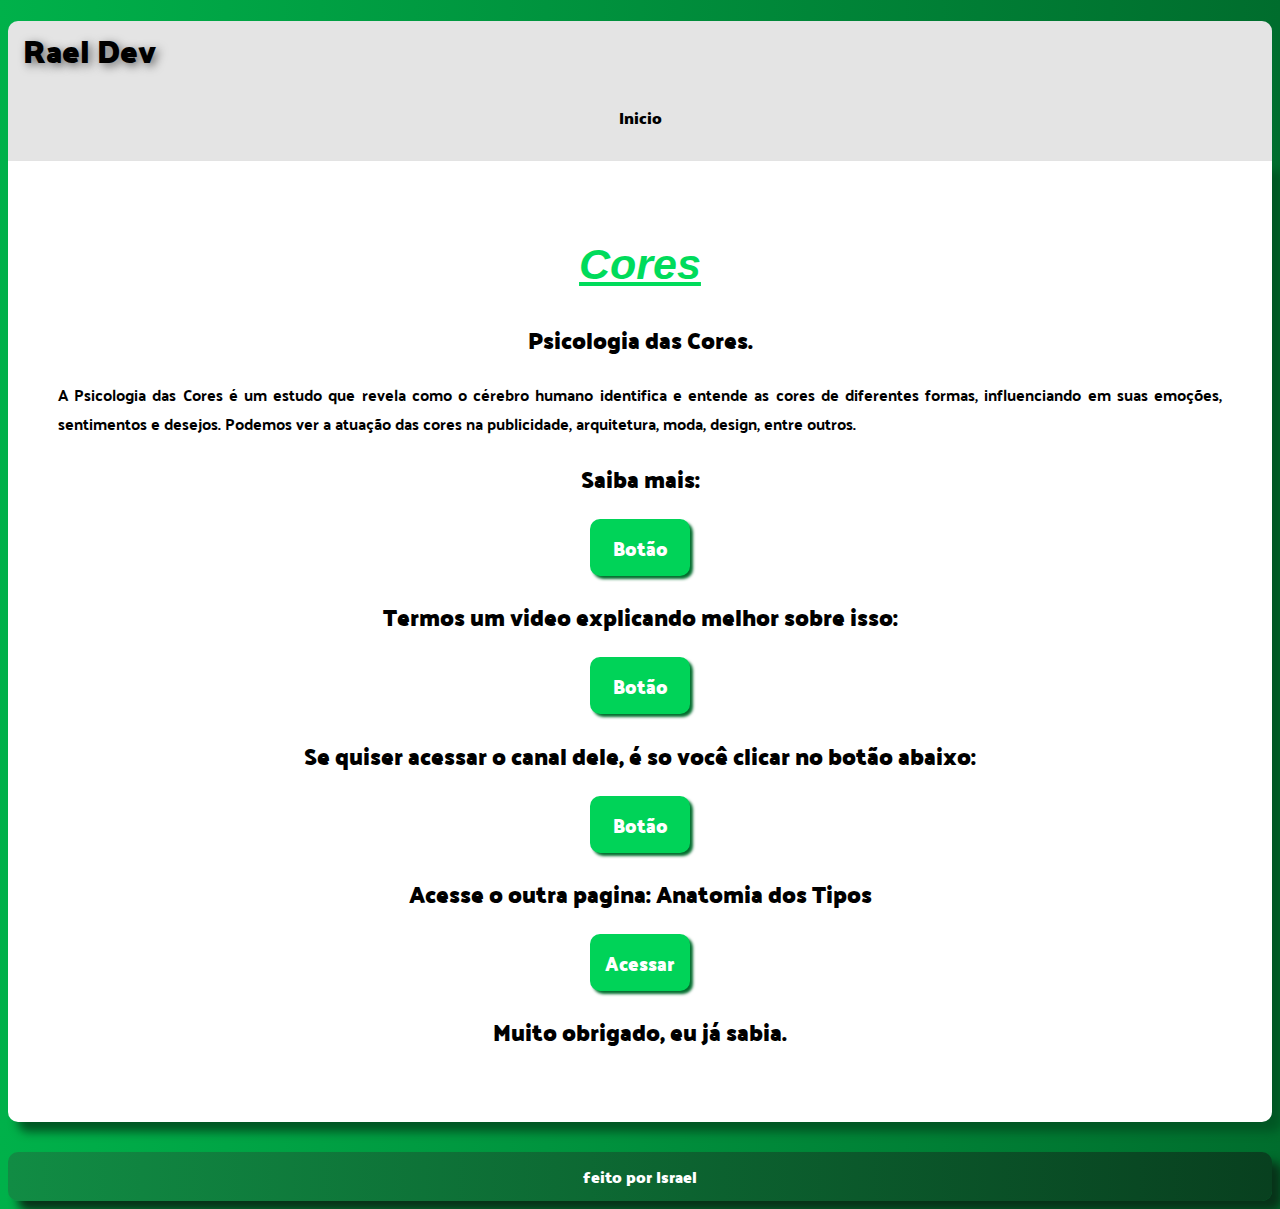
<file: Cores/index.html>
<!DOCTYPE html>
<html lang="pt-br">
<head>
    <meta charset="UTF-8">
    <title>Test de Gradiente.</title>
    <link rel="stylesheet" href="index_Principal.css">
</head>
<body>
    <header>
        <h1><a href="https://israel-eduardo.vercel.app/" target="_self" next="ref">Rael Dev</a></h1>
        <nav>
            <a class="Nav" href="">Inicio</a>
        </nav>
    </header>
    <main class="Pagina-1">  
    <h1 id="TituloPrincipal">Cores</h1>
    <h2>Psicologia das Cores.</h2>
    <P>A Psicologia das Cores é um estudo que revela como o cérebro humano identifica e entende as cores de diferentes formas, influenciando em suas emoções, sentimentos e desejos. Podemos ver a atuação das cores na publicidade, arquitetura, moda, design, entre outros.</P>
    <h2>Saiba mais:</h2>
    <h3 class="Botao"><a href="https://rockcontent.com/br/blog/psicologia-das-cores/" ref="next" target="_blank">Botão</a></h3>
    <h2>Termos um video explicando melhor sobre isso:</h2>
    <h3 class="Botao"><a href="https://www.youtube.com/watch?v=A8UNBs7nxw4" ref="next" target="_blank">Botão</a></h3>
    <h2>Se quiser acessar o canal dele, é so você clicar no botão abaixo:</h2>
    <h3 class="Botao"><a href="https://www.youtube.com/@CursoemVideo" ref="next" target="_blank">Botão</h3>
    <h2>Acesse o outra pagina: Anatomia dos Tipos</h2>
    <h3 class="Botao"><a href="Pagina-2.html">Acessar</a></h3>
    <h2>Muito obrigado, eu já sabia.</h2>
    </main>
    <footer>
        <h4>feito por Israel</h4>
    </footer>
    
</body>
</html>
</file>
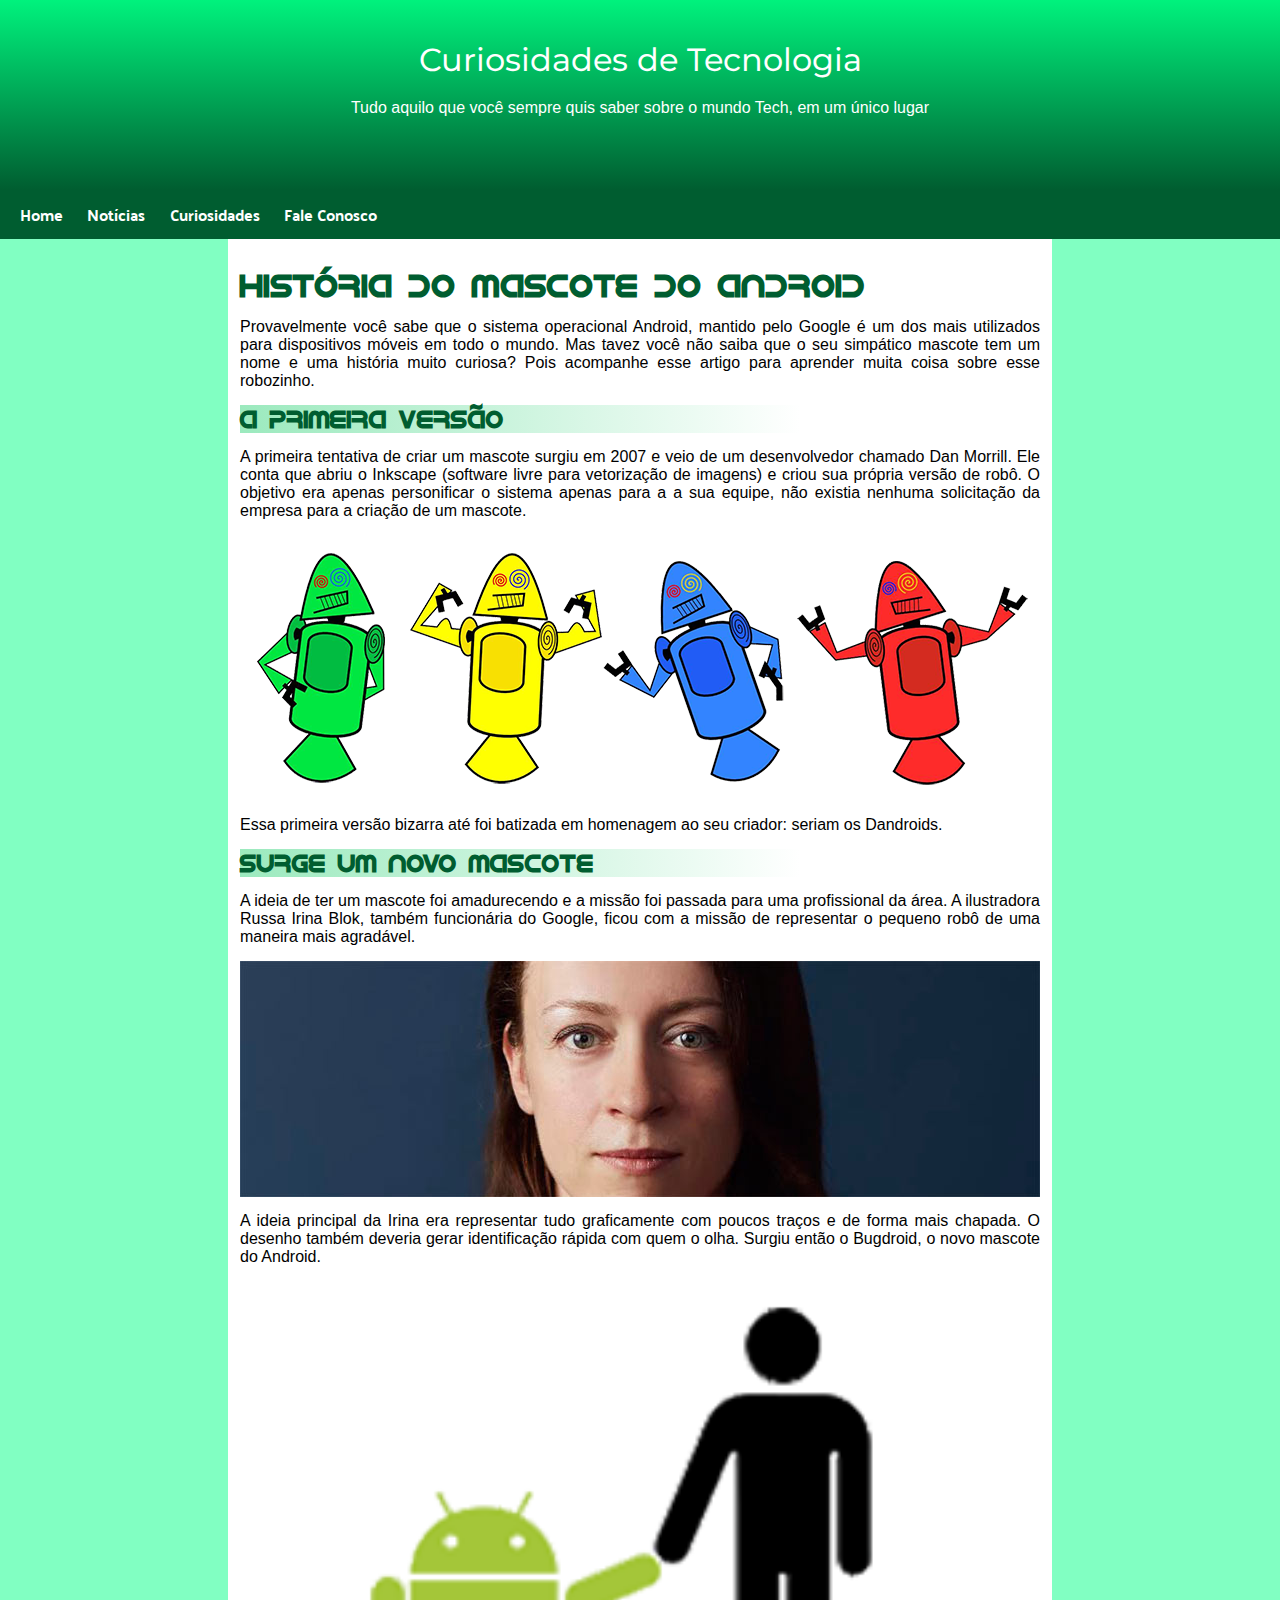
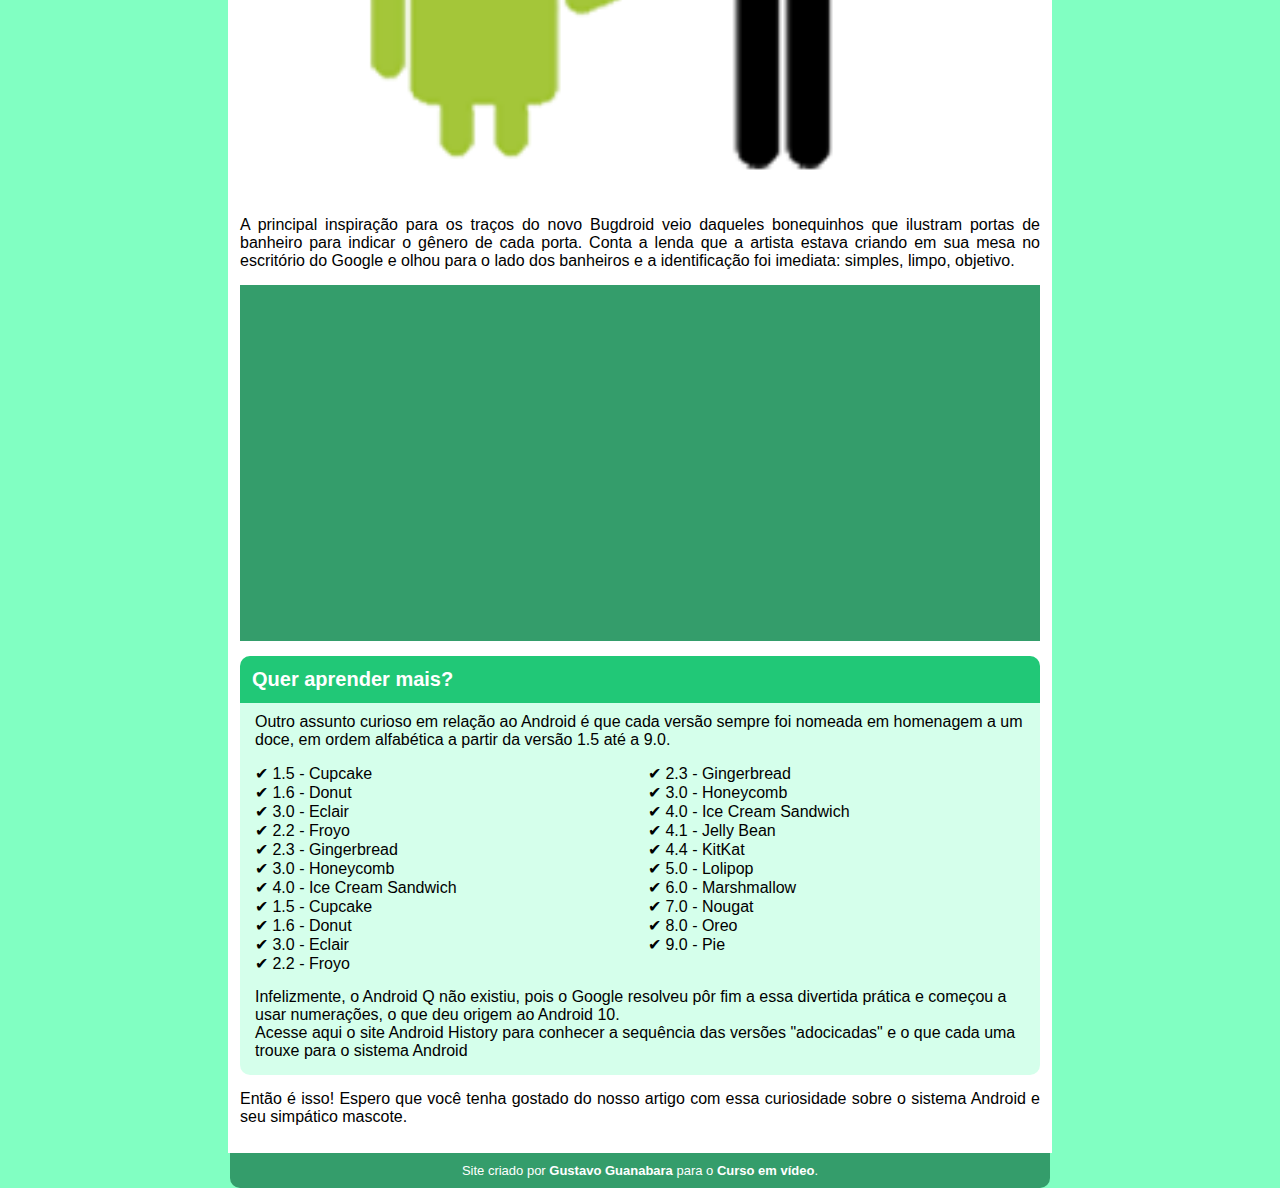
<file: Desafio 10/index.html>
<!DOCTYPE html>
<html lang="pt-br">
<head>
  <meta charset="UTF-8">
  <meta name="viewport" content="width=device-width, initial-scale=1">
  <link rel="shortcut icon" href="favicon.ico" type="image/x-icon" />
  <link rel="stylesheet" href="index.css">
  <title>Desafio 10</title>
</head>
<body>
  <header>
    <h1>Curiosidades de Tecnologia</h1>
    <p>Tudo aquilo que você sempre quis saber sobre o mundo Tech, em um único lugar</p>
  </header>
  <nav>
    <a href="#">Home</a>
    <a href="#">Notícias</a>
    <a href="#">Curiosidades</a>
    <a href="#">Fale Conosco</a>
  </nav>
  <main>
    <article>
      <h1>História do Mascote do Android</h1>
      
      <p>Provavelmente você sabe que o sistema operacional Android, mantido pelo Google é um dos mais utilizados para dispositivos móveis em todo o mundo. Mas tavez você não saiba que o seu simpático mascote tem um nome e uma história muito curiosa? Pois acompanhe esse artigo para aprender muita coisa sobre esse robozinho.</p>
      
        <h2>A primeira versão</h2>
        
        <p>A primeira tentativa de criar um mascote surgiu em 2007 e veio de um desenvolvedor chamado Dan Morrill. Ele conta que abriu o Inkscape (software livre para vetorização de imagens) e criou sua própria versão de robô. O objetivo era apenas personificar o sistema apenas para a a sua equipe, não existia nenhuma solicitação da empresa para a criação de um mascote.</p>
        
        <picture>
          <source media="(min-width: 1050px)" srcset="dan-droids.png" type="image/PNG">
          <img src="dan-droids-pq.png" alt="Robozinho" />
        </picture>
        <p>Essa primeira versão bizarra até foi batizada em homenagem ao seu criador: seriam os Dandroids.</p>

        <h2>Surge um novo mascote</h2>
        
        <p>A ideia de ter um mascote foi amadurecendo e a missão foi passada para uma profissional da área. A ilustradora Russa Irina Blok, também funcionária do Google, ficou com a missão de representar o pequeno robô de uma maneira mais agradável.</p>
        
        <picture>
          <source media="(min-width: 1050px)" srcset="irina-blok.jpg" type="image/JPG">
          <img src="irina-blok-pq.jpg" alt="Mulher da Android">
        </picture>
        
        <p>A ideia principal da Irina era representar tudo graficamente com poucos traços e de forma mais chapada. O desenho também deveria gerar identificação rápida com quem o olha. Surgiu então o Bugdroid, o novo mascote do Android.</p>
        
        <picture>
            <img src="bugdroid.png" class="" alt="Android">
        </picture>
        
        <p>A principal inspiração para os traços do novo Bugdroid veio daqueles bonequinhos que ilustram portas de banheiro para indicar o gênero de cada porta. Conta a lenda que a artista estava criando em sua mesa no escritório do Google e olhou para o lado dos banheiros e a identificação foi imediata: simples, limpo, objetivo.</p>
        
        <div class="video">
          <iframe width="560" height="315" src="https://www.youtube.com/embed/l2UDgpLz20M?si=4sC5_G2cqT5TDddK" title="YouTube video player" frameborder="0" allow="accelerometer; autoplay; clipboard-write; encrypted-media; gyroscope; picture-in-picture; web-share" referrerpolicy="strict-origin-when-cross-origin" allowfullscreen></iframe>
        </div>
        
        <aside>
        
        <h1>Quer aprender mais? </h1>
        
            <p>Outro assunto curioso em relação ao Android é que cada versão sempre foi nomeada em homenagem a um doce, em ordem alfabética a partir da versão 1.5 até a 9.0.</p>
            <ol>
                ✔ 1.5 - Cupcake<br>
                ✔ 1.6 - Donut<br>
                ✔ 3.0 - Eclair<br>
                ✔ 2.2 - Froyo<br>
                ✔ 2.3 - Gingerbread<br>
                ✔ 3.0 - Honeycomb<br>
                ✔ 4.0 - Ice Cream Sandwich<br>
                ✔ 1.5 - Cupcake<br>
                ✔ 1.6 - Donut<br>
                ✔ 3.0 - Eclair<br>
                ✔ 2.2 - Froyo<br>
                ✔ 2.3 - Gingerbread<br>
                ✔ 3.0 - Honeycomb<br>
                ✔ 4.0 - Ice Cream Sandwich<br>
                ✔ 4.1 - Jelly Bean<br>
                ✔ 4.4 - KitKat<br>
                ✔ 5.0 - Lolipop<br>
                ✔ 6.0 - Marshmallow<br>
                ✔ 7.0 - Nougat<br>
                ✔ 8.0 - Oreo<br>
                ✔ 9.0 - Pie<br>
            </ol>
            <p>Infelizmente, o Android Q não existiu, pois o Google resolveu pôr fim a essa divertida prática e começou a usar numerações, o que deu origem ao Android 10.</p>
            <p>Acesse aqui o site Android History para conhecer a sequência das versões "adocicadas" e o que cada uma trouxe para o sistema Android</p>
        </aside>
        <p>Então é isso! Espero que você tenha gostado do nosso artigo com essa curiosidade sobre o sistema Android e seu simpático mascote.</p>    
      </article>
  </main>
  <footer>
    <p>Site criado por <strong>Gustavo Guanabara</strong> para o <strong>Curso em vídeo</strong>.</p>
  </footer>
<body>
</html>
</file>
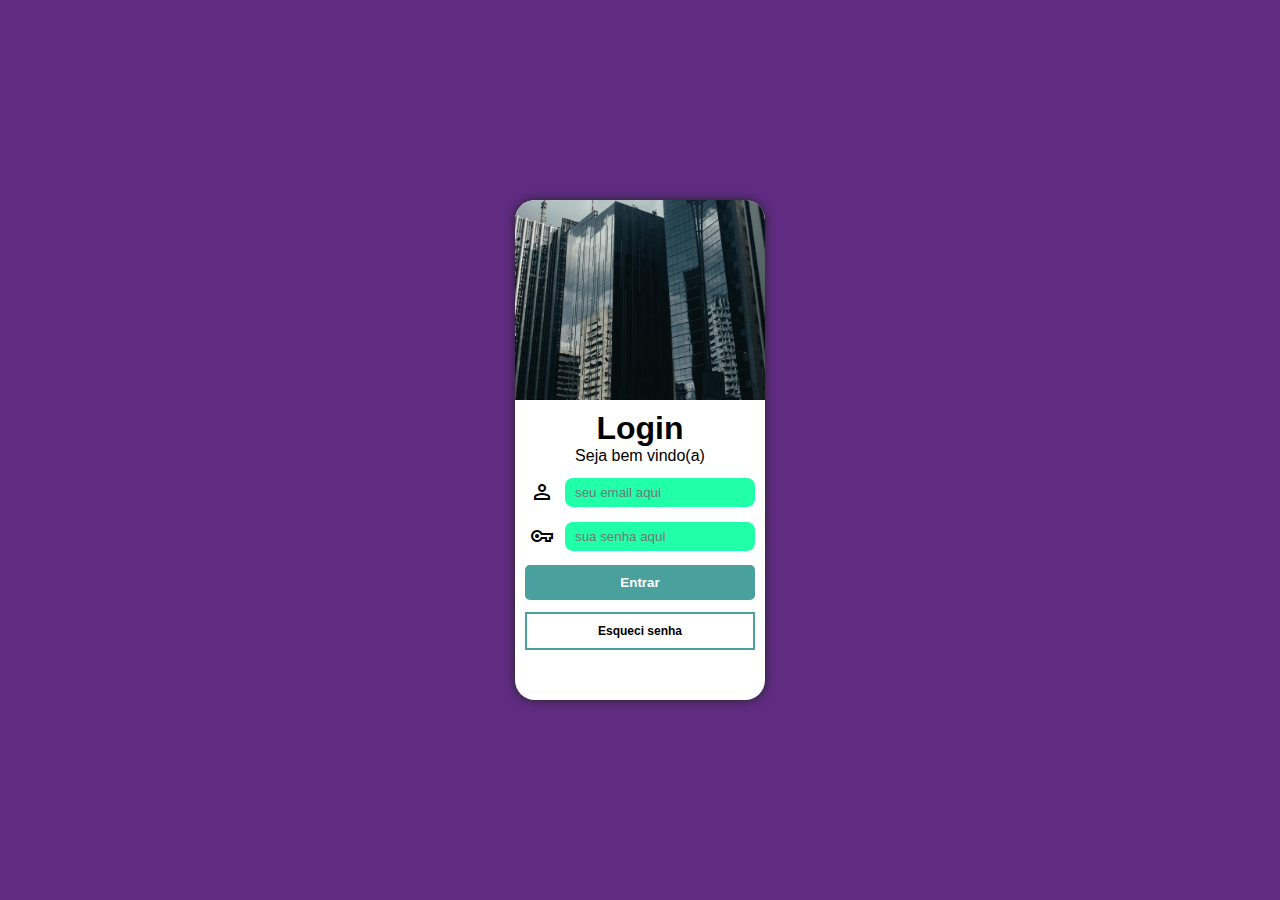
<file: Projeto login/index.html>
<!DOCTYPE html>
<html>

<head>
  <meta charset="UTF-8">
  <meta name="viewport" content="width=device-width, initial-scale=1">
  <title>Projeto login</title>
  <link rel="stylesheet" href="style.css">
  <link href="https://fonts.googleapis.com/css2?family=Material+Symbols+Outlined" rel="stylesheet" />
</head>
<body>
  <main>
    <section class="login-container">
      <div class="image">
        
      </div>
      <div class="formulario">
        <h1>Login</h1>
        <p>Seja bem vindo(a)</p>
        <form action="index.php" method="pos
              " autocomplete="on">
          <div class="campo">
            <span class="material-symbols-outlined">person</span>
            <input type="email" name="email" id="iemail" required autocomplete="email" maxlength="30" placeholder="seu email aqui">
            
          </div>
          <div class="campo">
            <span class="material-symbols-outlined">vpn_key</span>
            <input type="password" name="senha" id="isenha" required autocomplete="current-password" minlength="8" maxlength="15" placeholder="sua senha aqui">
            
          </div>
          <input type="submit" value="Entrar">
          <a href="#" class="esqueci-button">Esqueci senha</a>
        </form>
      </div>
    </section>
  </main>
</body>
</html>
</file>
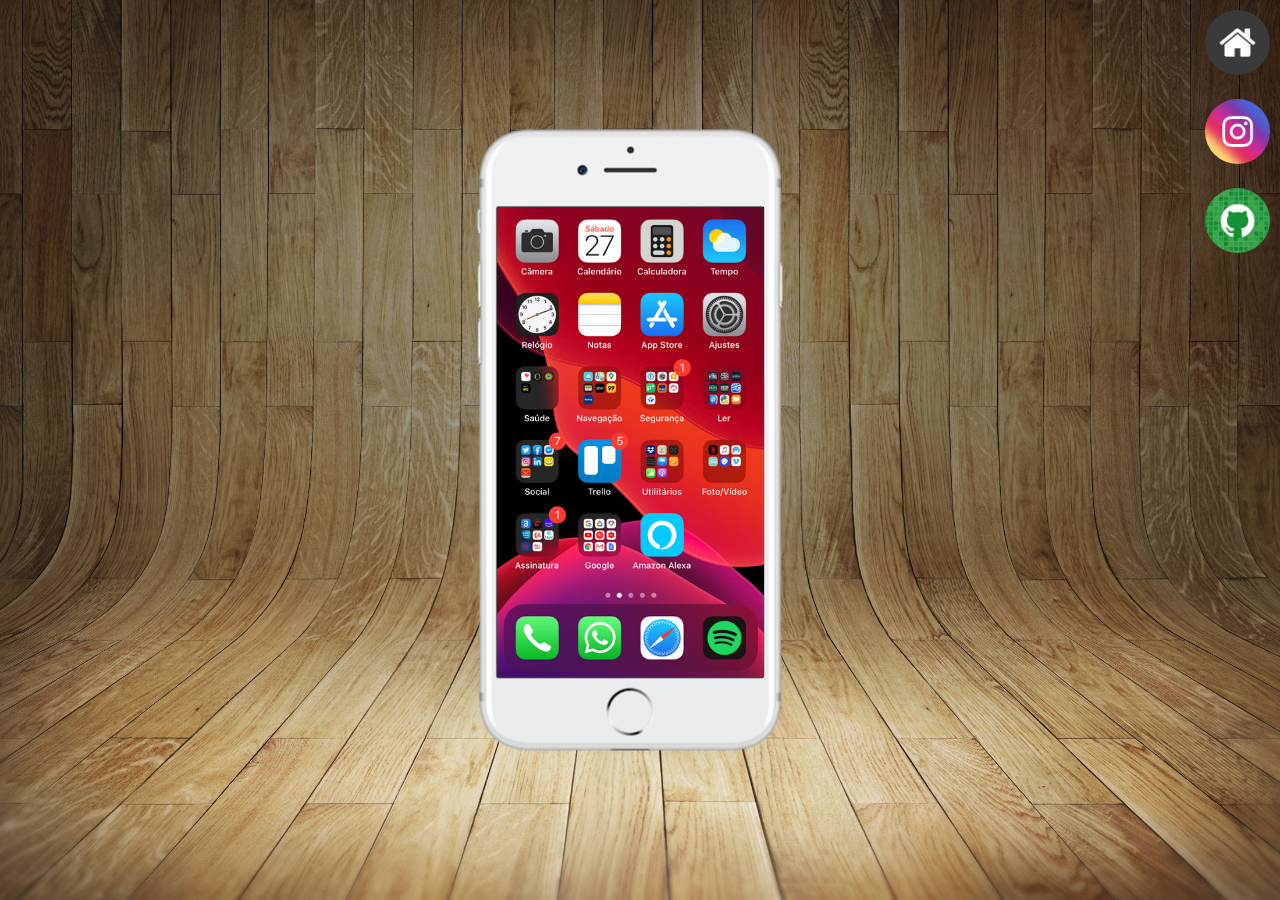
<file: Projeto redes sociais/index.html>
<!DOCTYPE html>
<html>

<head>
  <meta charset="UTF-8">
  <meta name="viewport" content="width=device-width, initial-scale=1">
  <title>Projeto redes</title>
  <link rel="stylesheet" href="style.css">
</head>
<body>
  <main>
    <section class="celular">
      <iframe src="home.html" name="tela" frameborder="0"></iframe>
    </section>
    <section class="botoes">
      <a href="home.html" target="tela"><img src="image/logo-home.jpg" alt="image/logo-home.jpg" id="Logo"></a>
      
      <a href="Instagram.html" target="tela" ><img src="image/logo-instagram.jpg" alt="image/logo-instagram.jpg" id="Instagram"></a>
      
      <a href="github.html" target="tela"><img src="image/logo-github.jpg" alt="" id="Github"></a>
    </section>
  </main>
</body>
</html>
</file>
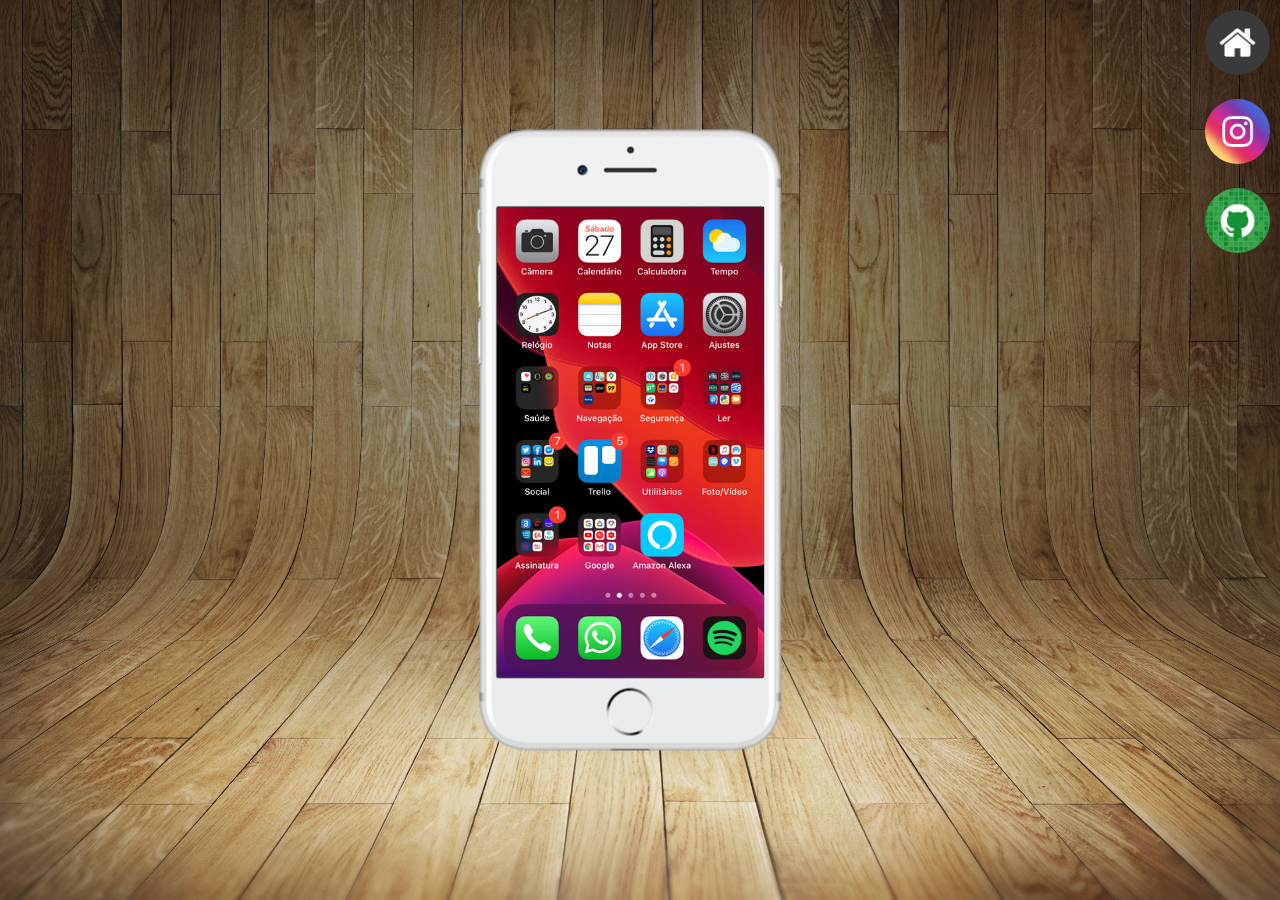
<file: Redes sociais/index.html>
<!DOCTYPE html>
<html>

<head>
  <meta charset="UTF-8">
  <meta name="viewport" content="width=device-width, initial-scale=1">
  <title>Projeto redes</title>
  <link rel="stylesheet" href="style.css">
</head>
<body>
  <main>
    <section class="celular">
      <iframe src="home.html" name="tela" frameborder="0"></iframe>
    </section>
    <section class="botoes">
      <a href="home.html" target="tela"><img src="image/logo-home.jpg" alt="image/logo-home.jpg" id="Logo"></a>
      
      <a href="Instagram.html" target="tela" ><img src="image/logo-instagram.jpg" alt="image/logo-instagram.jpg" id="Instagram"></a>
      
      <a href="github.html" target="tela"><img src="image/logo-github.jpg" alt="" id="Github"></a>
    </section>
  </main>
</body>
</html>
</file>
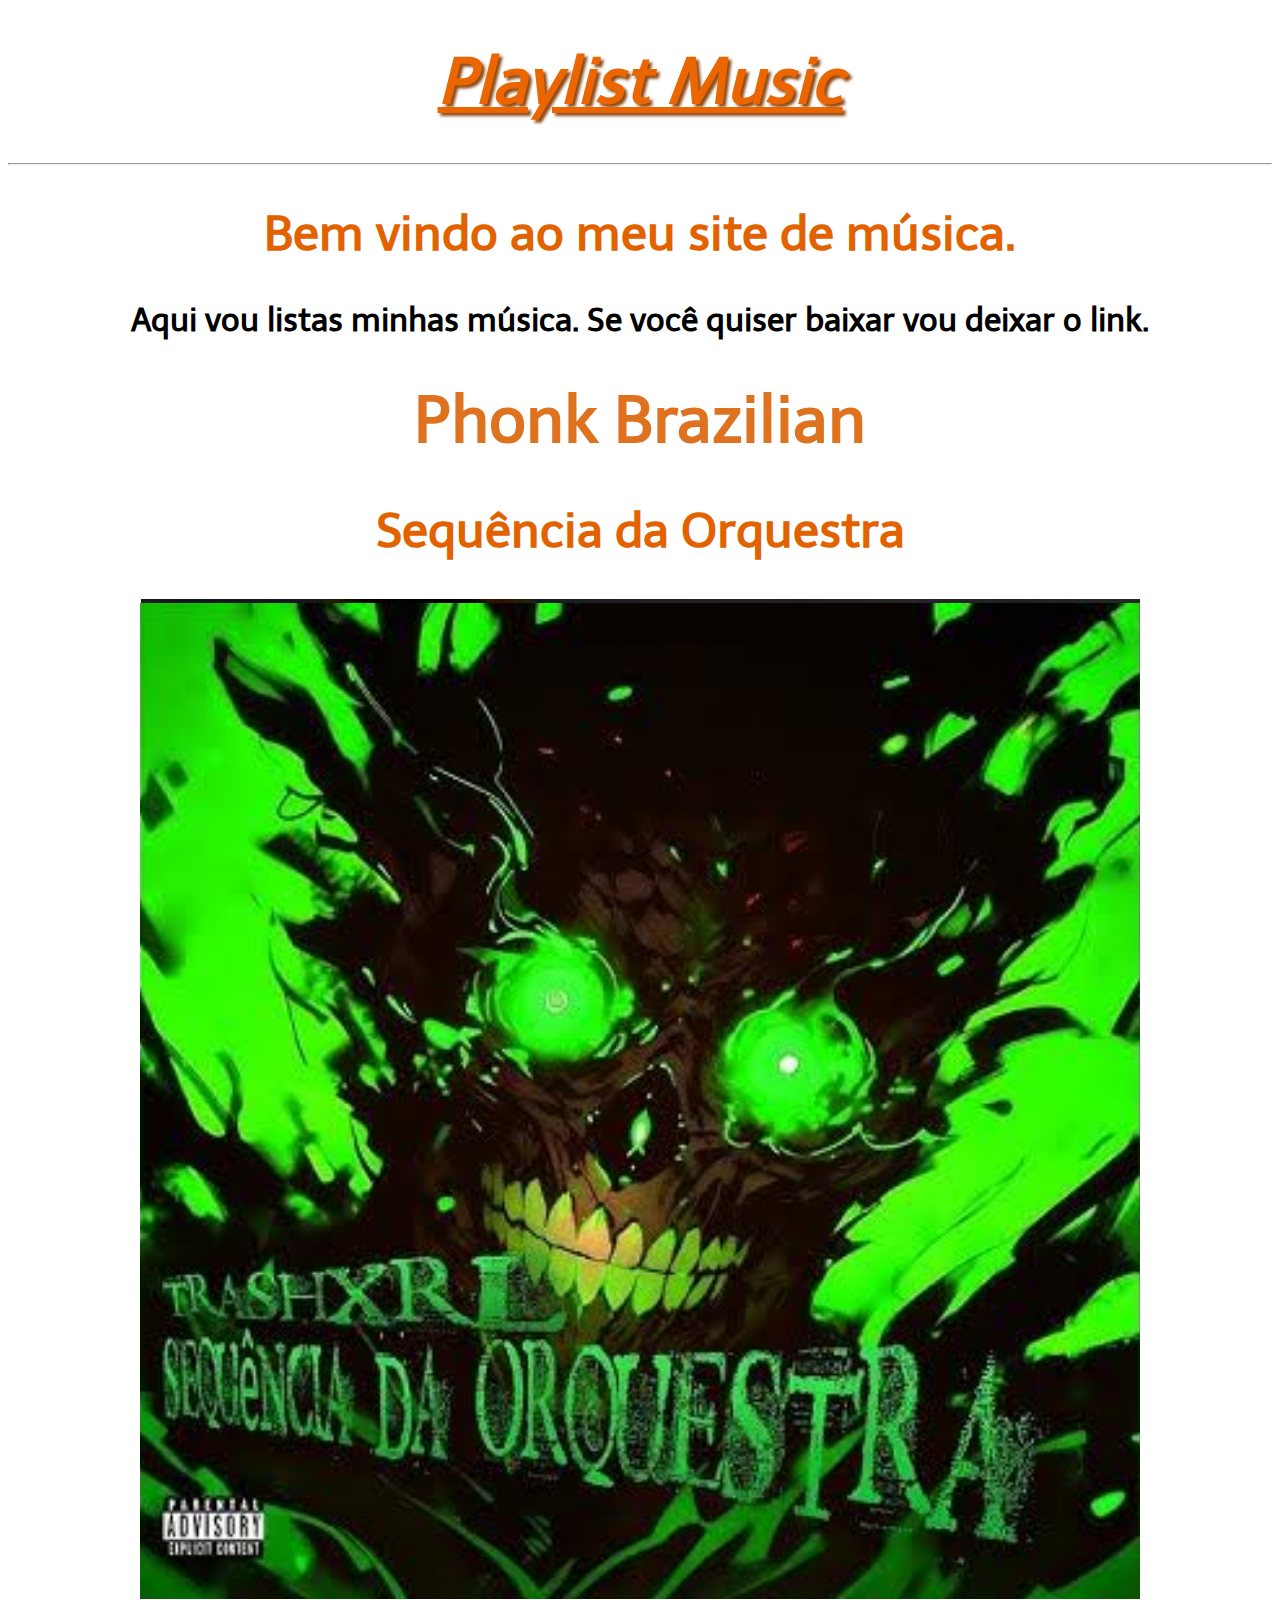
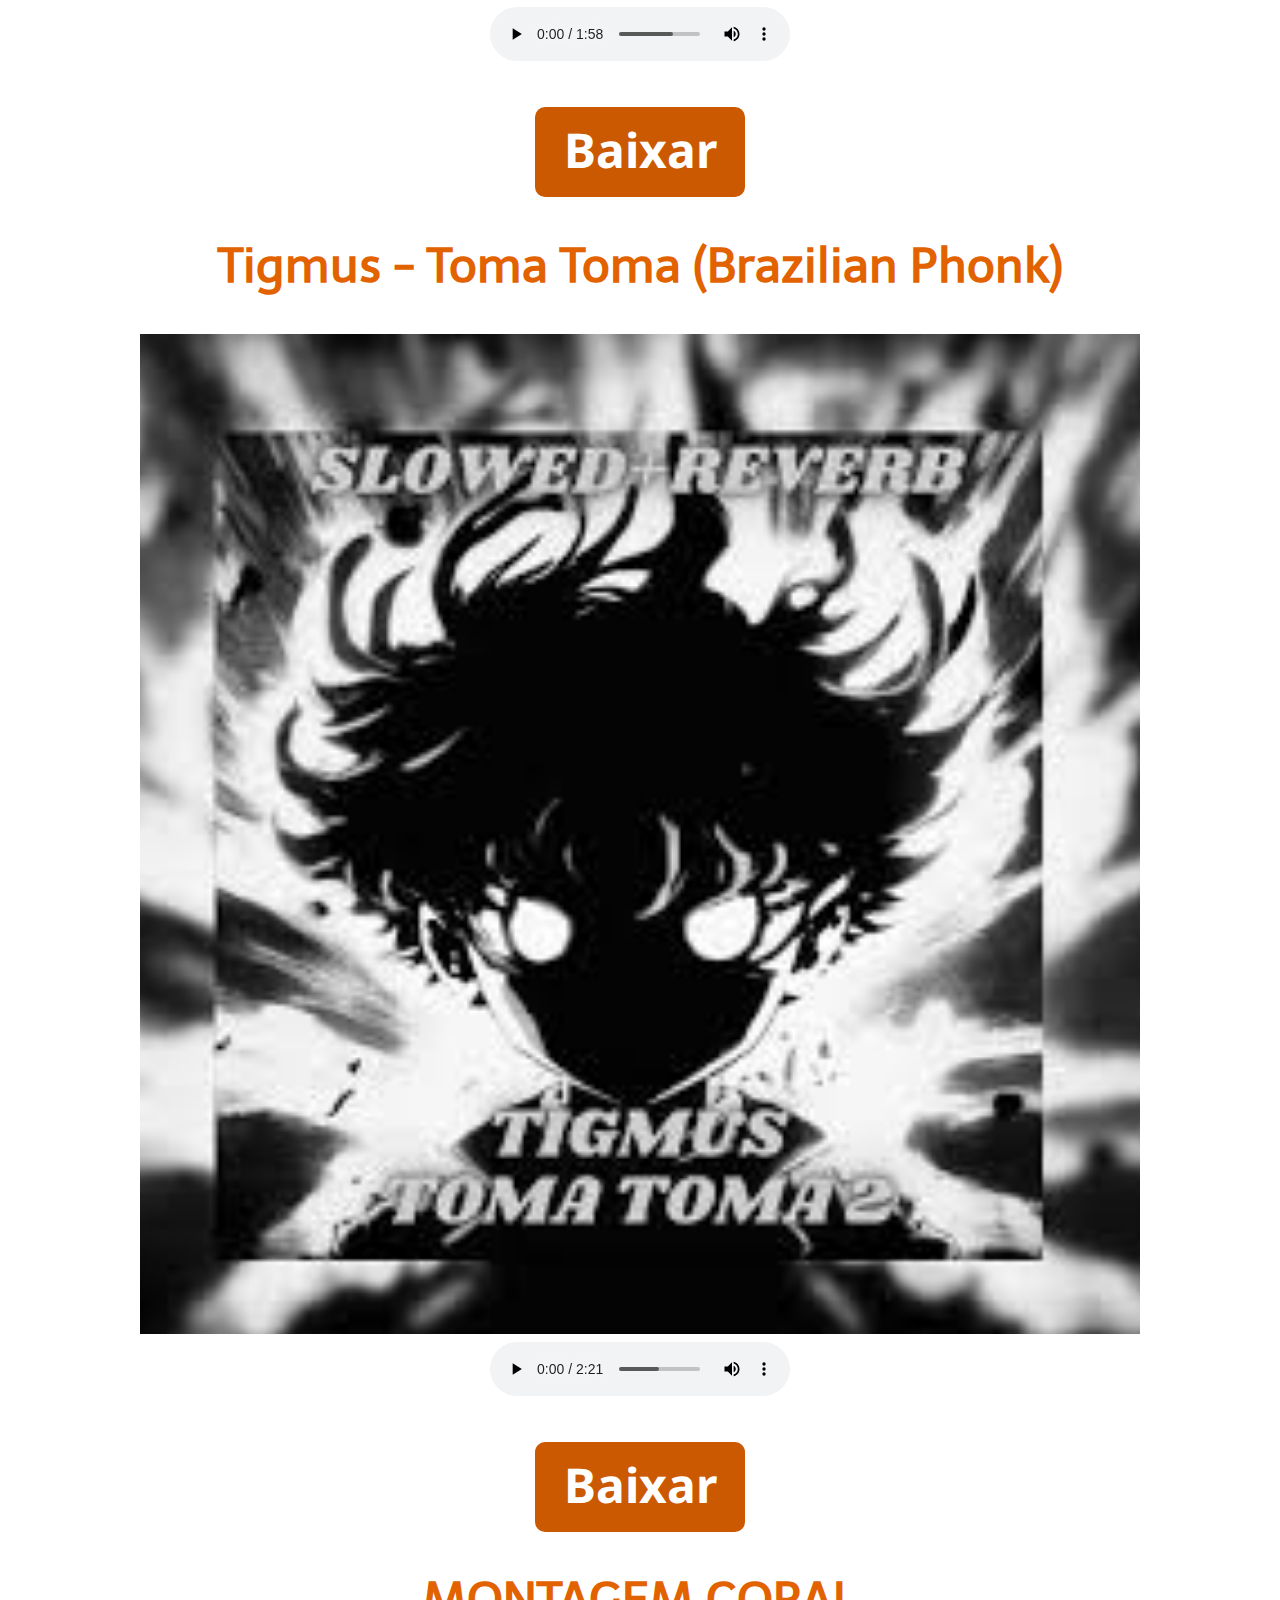
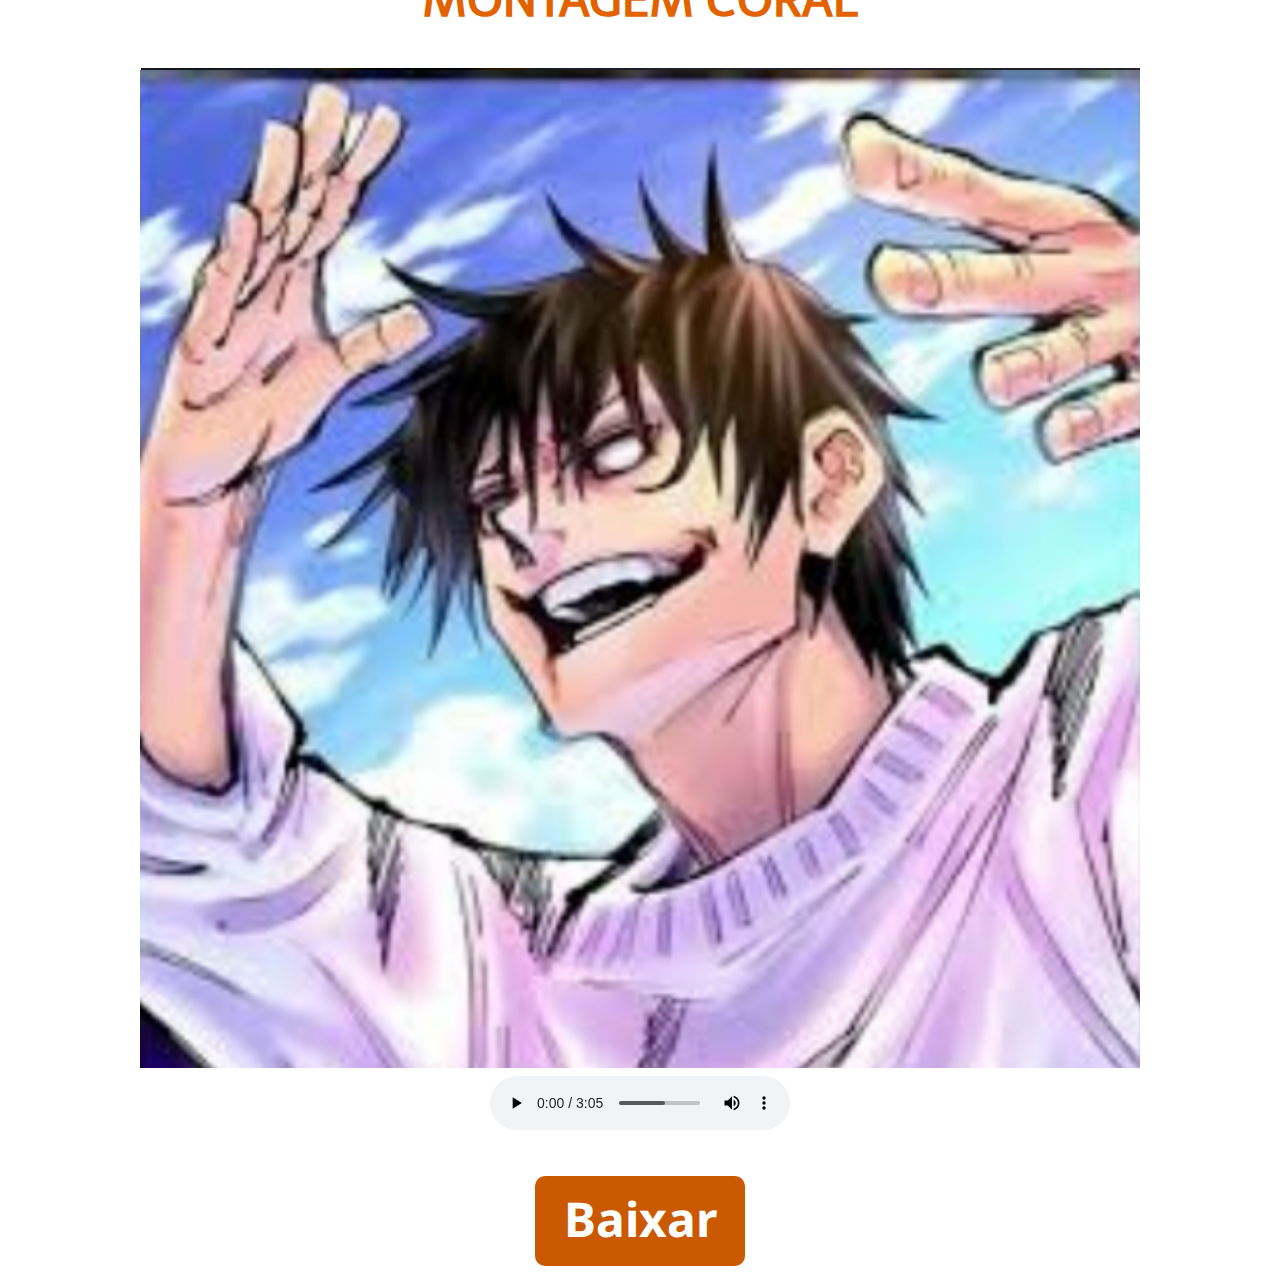
<file: Site de música phonk/index.html>
<!DOCTYPE html>
<html>

<head>
  <meta charset="UTF-8">
  <meta name="viewport" content="width=device-width, initial-scale=1">
  <style>
  	@charset "UFT-8";

@import url('https://fonts.googleapis.com/css2?family=Candal&family=Edu+NSW+ACT+Foundation:wght@400..700&family=Encode+Sans+SC:wght@100..900&family=Galindo&family=Source+Code+Pro:ital,wght@0,200..900;1,200..900&family=Telex&display=swap');

@import url('https://fonts.googleapis.com/css2?family=Candal&family=Edu+NSW+ACT+Foundation:wght@400..700&family=Encode+Sans+SC:wght@100..900&family=Galindo&family=Josefin+Sans:ital,wght@0,100..700;1,100..700&family=Kanit:ital,wght@0,100;0,200;0,300;0,400;0,500;0,600;0,700;0,800;0,900;1,100;1,200;1,300;1,400;1,500;1,600;1,700;1,800;1,900&family=Noto+Sans:ital,wght@0,100..900;1,100..900&family=Source+Code+Pro:ital,wght@0,200..900;1,200..900&family=Telex&display=swap');

#LogoPrincipal {
  color: #EB6600;
  text-align: center;
  text-decoration: underline;
  text-shadow: 3px 3px 3px #8E4B17;
  font-style: italic;
}
body {
  font-family: "Telex", Arial, Helvetica, sans-serif;
  background-color: white;
  font-size: 2em;
  text-align: center;:
}
h1 {
  color: #DF721F;
  text-align: center;
}
h2 {
  color: #E26200;
  text-align: center;
}
h3 {
  color: #C05300;
  text-align: center;
}
p {
  text-align: justify;
  font-weight: bold;
  text-align: center;
}
.Botao {
  margin: auto;
  background-color: #CB5902;
  font-family: "Noto Sans", Arial, Helvetica, sans-serif;
  padding: 10px;
  width: 190px;
  height: 70px;
  border-radius: 10px;
}
.Botao:hover {
  background-color: #BC5200;
}
a {
  color: white;
  text-decoration: none;
}
div {
  text-align: center;
}  
  </style>
  <title>Playlist Music</title>
</head>
<body>
  <h1 id="LogoPrincipal">Playlist Music</h1>
  <hr>
  <h2>Bem vindo ao meu site de música.</h2>
  <p>Aqui vou listas minhas música. Se você quiser baixar vou deixar o link.</p>
  <h1>Phonk Brazilian</h1>
  <h2>Sequência da Orquestra</h2>
  <!-- Primeira foto dinamica (Orquestra) -->
  <div>
    <picture>
      <source media="(min-width: 1050px)" srcset="Orquestra_G.png" type="image/PNG">
      <source media="(min-width: 950px)" srcset="Orquestra_M.png" type="image/PNG">
      <source media="(min-width: 850px)" srcset="Orquestra_P.png" type="image/PNG">
      <img src="Orquestra_PP.png" type="Sequência da Orquestra">
    </picture>
  </div>
  <!--Colocando o audio do foto (Orquestra)-->
  <div>
    <audio autoplay controls>
      <source src="Sequência da Orquestra (Slowed Reverb).mp3" type="audio/mpeg">
      <p>Seu navegador não suporta audio mp3, penso para você trocar de navegador.</p>
    </audio>    
  </div>
   <br>
    <h2 class="Botao"><a href="Sequência da Orquestra (Slowed Reverb).zip" download="Sequência da Orquestra (Slowed Reverb).zip" type="application/zip">Baixar</a></h2>
  <h2>Tigmus - Toma Toma (Brazilian Phonk)</h2>
  <!-- Segunda foto dinamica (Toma Toma) -->  
  <div>
  <picture>
    <source media="(min-width: 1050px)" srcset="Toma_G.png" type="image/PNG">
    <source media="(min-width: 950px)" srcset="Toma_M.png" type="image/PNG">
    <source media="(min-width: 850px)" srcset="Toma_P.png" type="image/PNG">
    <img src="Toma_PP.png" alt="Toma" type="image/PNG">
  </picture>    
  </div>
  <!--Colocando o audio do foto (Toma Toma)-->      
  <div>
  <audio autoplay controls>
    <source src="Tigmus - Toma Toma (Brazilian Phonk).mp3" type="audio/mpeg">
    <p>Seu navegador não suporta audio mp3, penso para você trocar de navegador.</p>
  </audio>    
  </div>
   <br>
  <h2 class="Botao"><a href="Tigmus - Toma Toma (Brazilian Phonk).zip" download="Tigmus - Toma Toma (Brazilian Phonk).zip" type="application/zip">Baixar</a></h2>
  <h2>MONTAGEM CORAL</h2>
  <!-- Terceira foto dinamica (Montagem Coral) -->    
  <div>
  <picture>
    <source media="(min-width: 1050px)" srcset="Montagem_G.png" type="image/PNG">
    <source media="(min-width: 950px)" srcset="Montagem_M.png" type="image/PNG">
    <source media="(min-width: 850px)" srcset="Montagem_P.png" type="image/PNG">
    <img src="Montagem_PP.png" alt="Montagem Coral">
  </picture>
  </div>
  <!--Colocando o audio do foto (Motage)-->      
  <div>
  <audio autoplay controls>
    <source src="MONTAGEM CORAL X HE_S BACK ( Slowed Reverb ).mp3" type="audio/mpeg">
    <p>Seu navegador não suporta audio mp3, penso para você trocar de navegador.</p>
  </audio>    
  </div>
  <br>
  <h2 class="Botao"><a  href="MONTAGEM CORAL X HE_S BACK ( Slowed Reverb ).zip" download="MONTAGEM CORAL X HE_S BACK ( Slowed Reverb ).zip" type="application/zip">Baixar</a></h2>
</body>
</html>
</file>
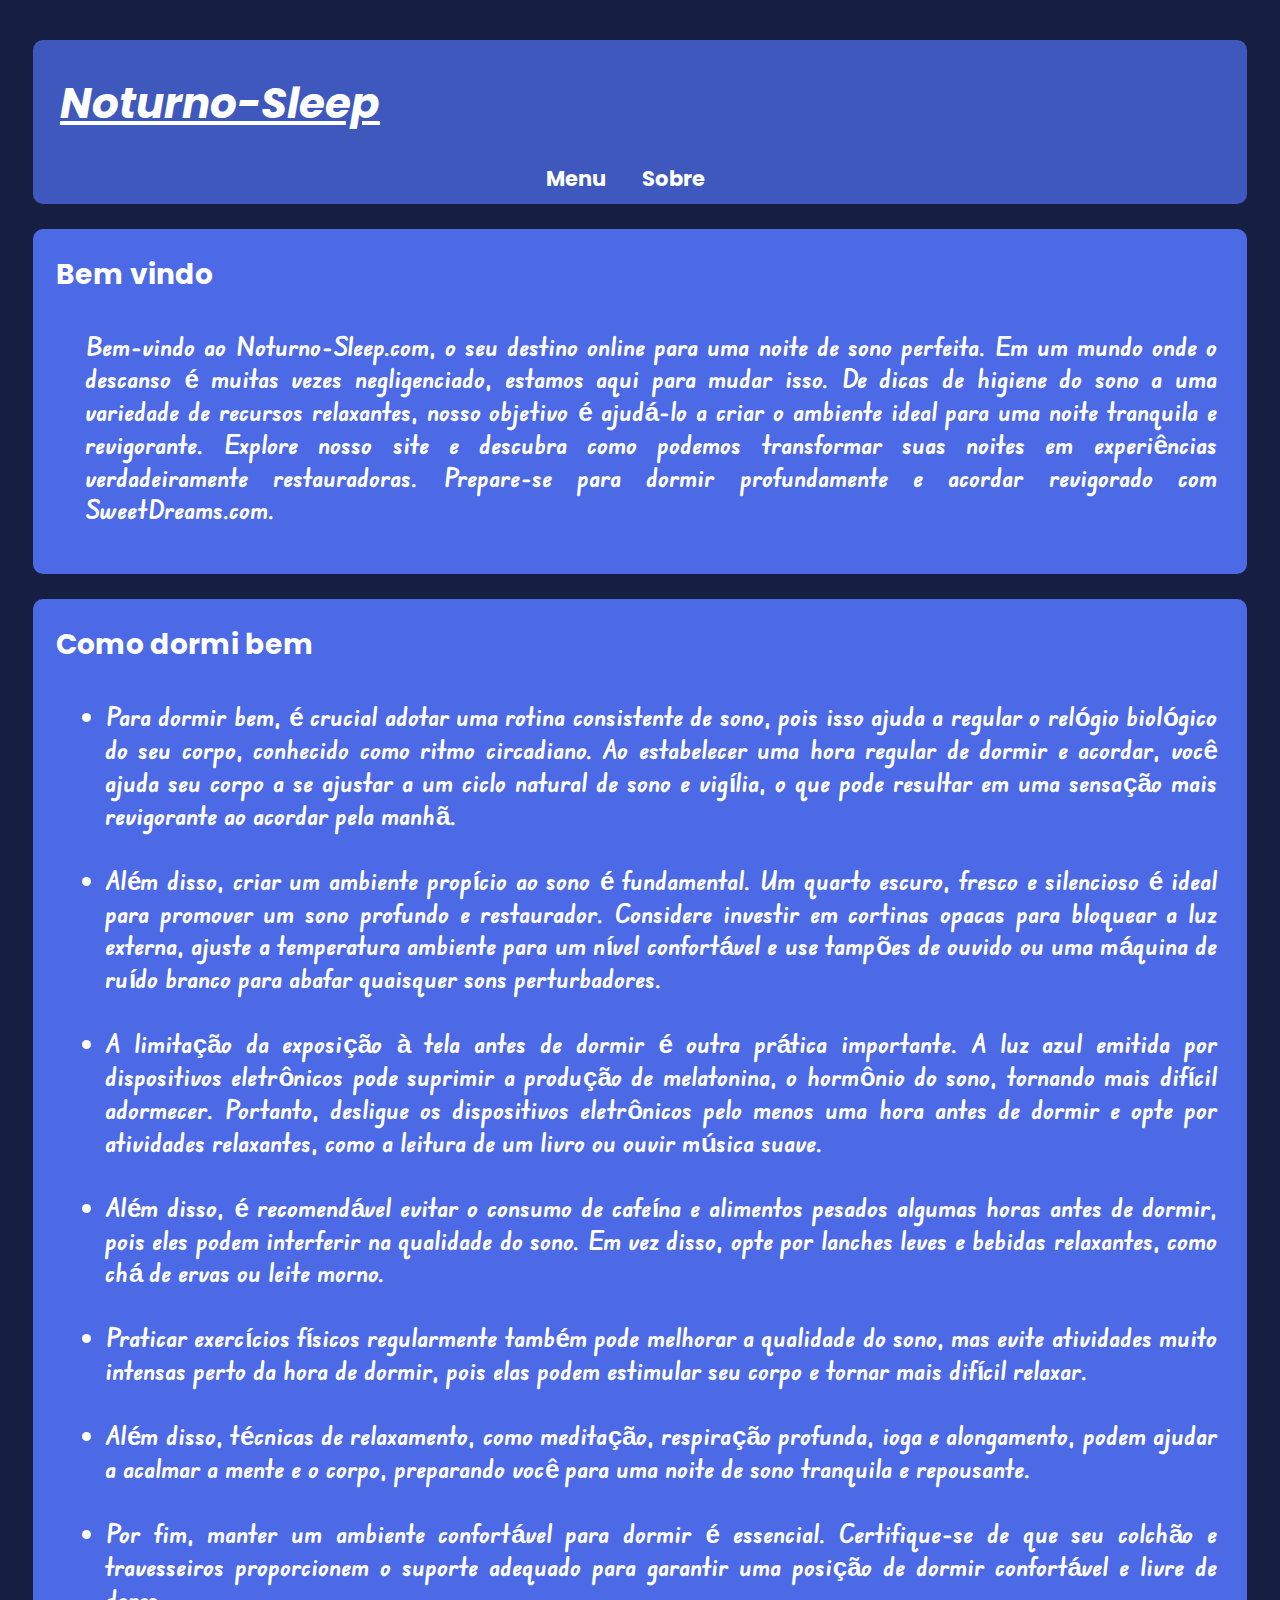
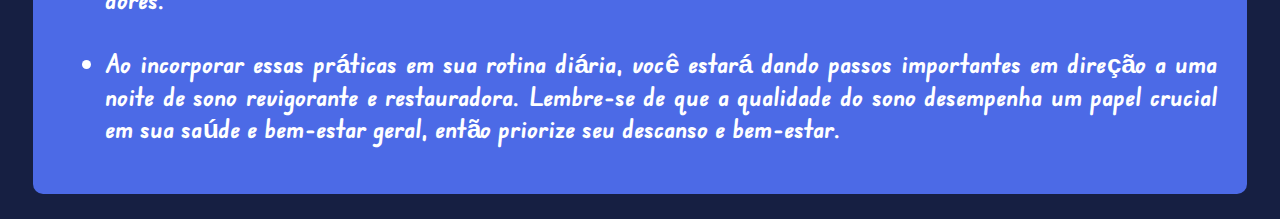
<file: Teste de modelo de caixa/index.html>
<!DOCTYPE html>
<html>
<head>
  <meta charset="UTF-8">
  <meta name="viewport" content="width=device-width, initial-scale=1">
  <title>Grupo de Caixa</title>
  <link rel="stylesheet" href="index.css">
</head>
<body>
  <header>
    <h1>Noturno-Sleep</h1>
    <nav>
      <a href="index.html">Menu</a>
      <a href="#">Sobre</a>
    </nav>
  </header>
  <main>
    <section>
     <h1>Bem vindo</h1>
     <p>Bem-vindo ao Noturno-Sleep.com, o seu destino online para uma noite de sono perfeita. Em um mundo onde o descanso é muitas vezes negligenciado, estamos aqui para mudar isso. De dicas de higiene do sono a uma variedade de recursos relaxantes, nosso objetivo é ajudá-lo a criar o ambiente ideal para uma noite tranquila e revigorante. Explore nosso site e descubra como podemos transformar suas noites em experiências verdadeiramente restauradoras. Prepare-se para dormir profundamente e acordar revigorado com SweetDreams.com.</p>      
    </section>
    <section>
      <h1>Como dormi bem</h1>
      <ul>
        <li>Para dormir bem, é crucial adotar uma rotina consistente de sono, pois isso ajuda a regular o relógio biológico do seu corpo, conhecido como ritmo circadiano. Ao estabelecer uma hora regular de dormir e acordar, você ajuda seu corpo a se ajustar a um ciclo natural de sono e vigília, o que pode resultar em uma sensação mais revigorante ao acordar pela manhã.</li>
        <br>
        <li>Além disso, criar um ambiente propício ao sono é fundamental. Um quarto escuro, fresco e silencioso é ideal para promover um sono profundo e restaurador. Considere investir em cortinas opacas para bloquear a luz externa, ajuste a temperatura ambiente para um nível confortável e use tampões de ouvido ou uma máquina de ruído branco para abafar quaisquer sons perturbadores.</li>
        <br>
        <li>A limitação da exposição à tela antes de dormir é outra prática importante. A luz azul emitida por dispositivos eletrônicos pode suprimir a produção de melatonina, o hormônio do sono, tornando mais difícil adormecer. Portanto, desligue os dispositivos eletrônicos pelo menos uma hora antes de dormir e opte por atividades relaxantes, como a leitura de um livro ou ouvir música suave.</li>
        <br>
        <li>Além disso, é recomendável evitar o consumo de cafeína e alimentos pesados algumas horas antes de dormir, pois eles podem interferir na qualidade do sono. Em vez disso, opte por lanches leves e bebidas relaxantes, como chá de ervas ou leite morno.</li>
        <br>
        <li>Praticar exercícios físicos regularmente também pode melhorar a qualidade do sono, mas evite atividades muito intensas perto da hora de dormir, pois elas podem estimular seu corpo e tornar mais difícil relaxar.</li>
        <br>
        <li>Além disso, técnicas de relaxamento, como meditação, respiração profunda, ioga e alongamento, podem ajudar a acalmar a mente e o corpo, preparando você para uma noite de sono tranquila e repousante.</li>
        <br>
        <li>Por fim, manter um ambiente confortável para dormir é essencial. Certifique-se de que seu colchão e travesseiros proporcionem o suporte adequado para garantir uma posição de dormir confortável e livre de dores.</li>
        <br>
        <li>Ao incorporar essas práticas em sua rotina diária, você estará dando passos importantes em direção a uma noite de sono revigorante e restauradora. Lembre-se de que a qualidade do sono desempenha um papel crucial em sua saúde e bem-estar geral, então priorize seu descanso e bem-estar.</li>
      </ul>
    </section>
  </main>  
</body>
</html>
</file>
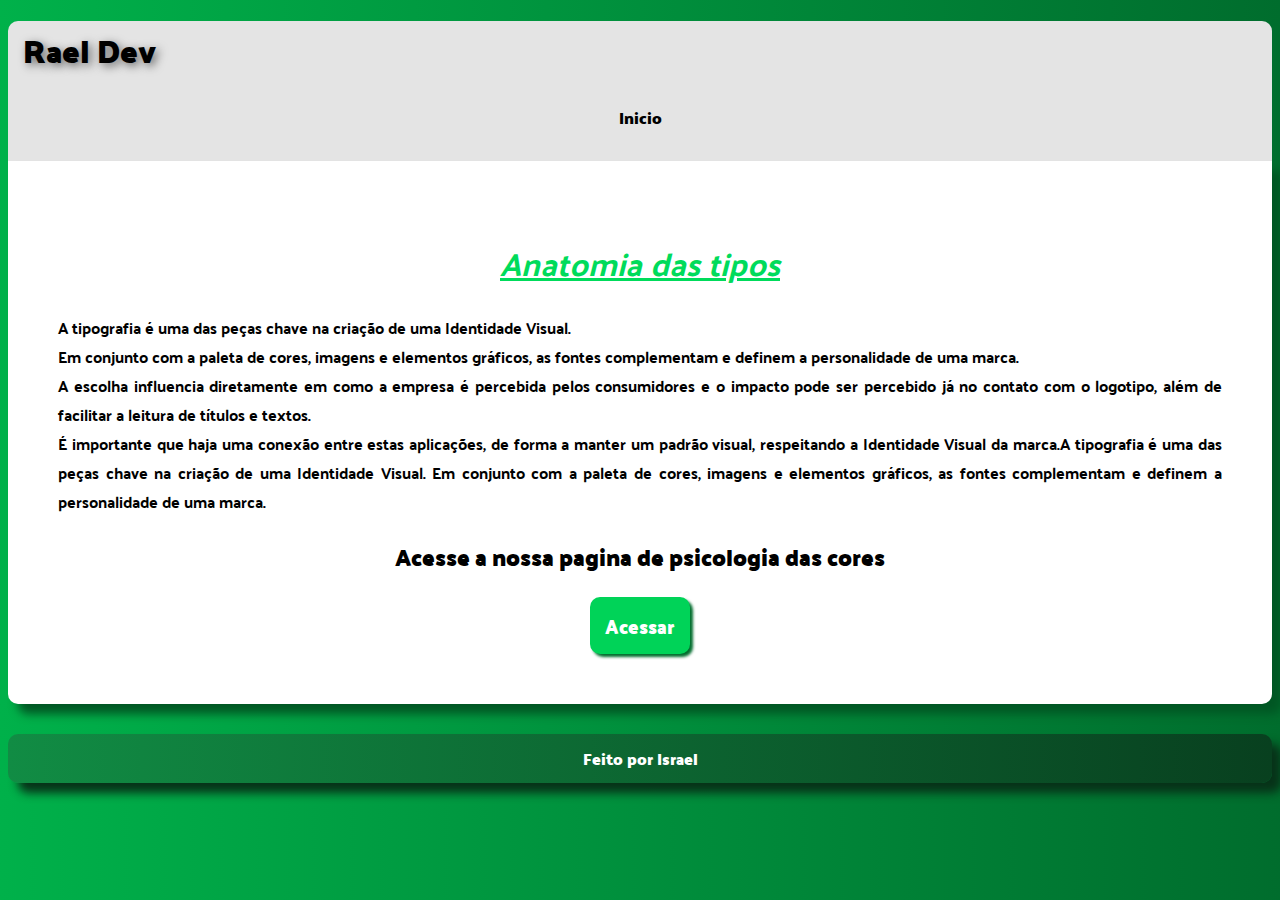
<file: Cores/Pagina-2.html>
<!DOCTYPE html>
<html lang="pt-br">
<head>
    <meta charset="UTF-8">
    <meta name="viewport" content="width=device-width, initial-scale=1.0">
    <title>Test de alguma coisa</title>
    <link rel="stylesheet" href="index_Principal.css">
</head>
<body>
    <header>
        <h1><a href="https://israel-eduardo.vercel.app/" target="_self" next="ref">Rael Dev</a></h1>
        <nav><a class="Nav" href="index.html" target="_self" ref="next">Inicio</a>
        </nav>
    </header>
    <main>
    <h1>Anatomia das tipos</h1>
    <p>A tipografia é uma das peças chave na criação de uma Identidade Visual.<br> Em conjunto com a paleta de cores, imagens e elementos gráficos, as fontes complementam e definem a personalidade de uma marca.<br>A escolha influencia diretamente em como a empresa é percebida pelos consumidores e o impacto pode ser percebido já no contato com o logotipo, além de facilitar a leitura de títulos e textos.<br> É importante que haja uma conexão entre estas aplicações, de forma a manter um padrão visual, respeitando a Identidade Visual da marca.A tipografia é uma das peças chave na criação de uma Identidade Visual. Em conjunto com a paleta de cores, imagens e elementos gráficos, as fontes complementam e definem a personalidade de uma marca.</p>
    <h2>Acesse a nossa pagina de psicologia das cores</h2>
    <h3 class="Botao"><a href="index.html" target="_self">Acessar</a></h3>
    </main>
    <footer>
        <h4>Feito por Israel</h4>
    </footer>    

</body>
</html>
</file>
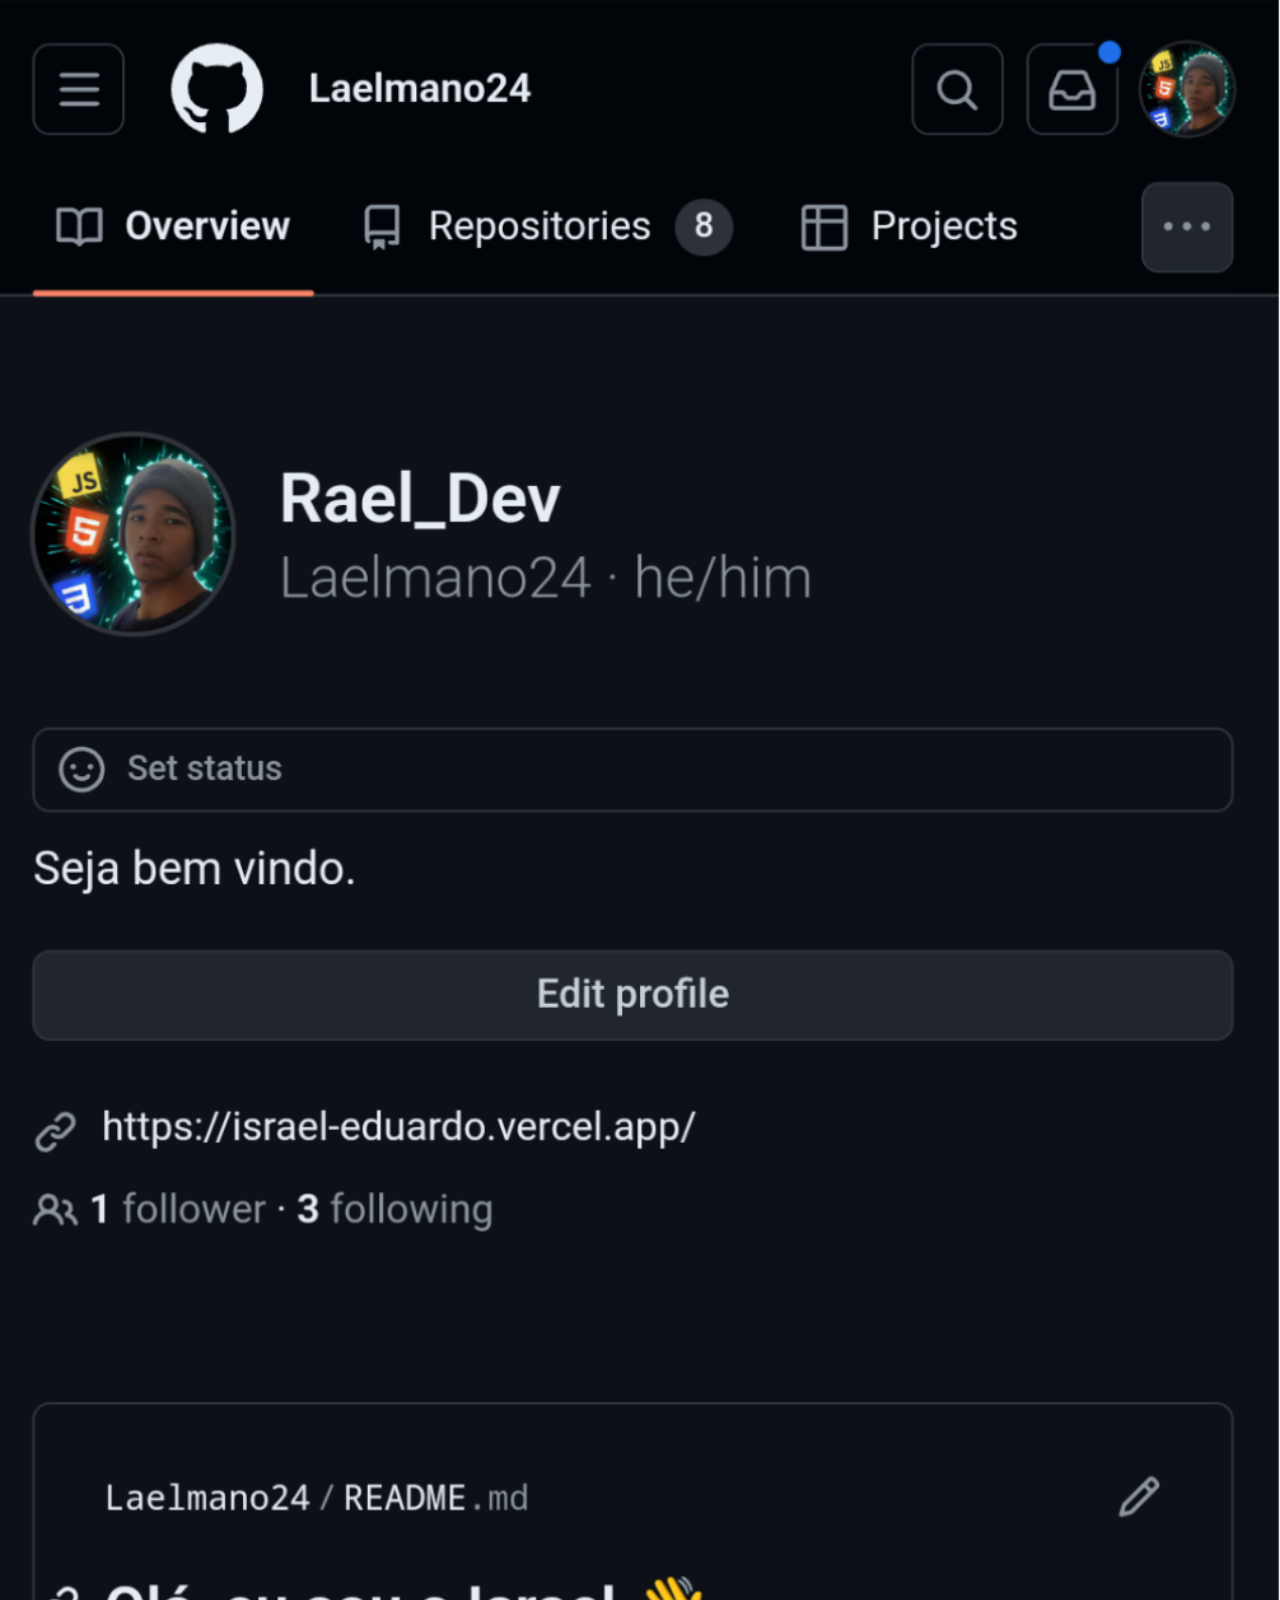
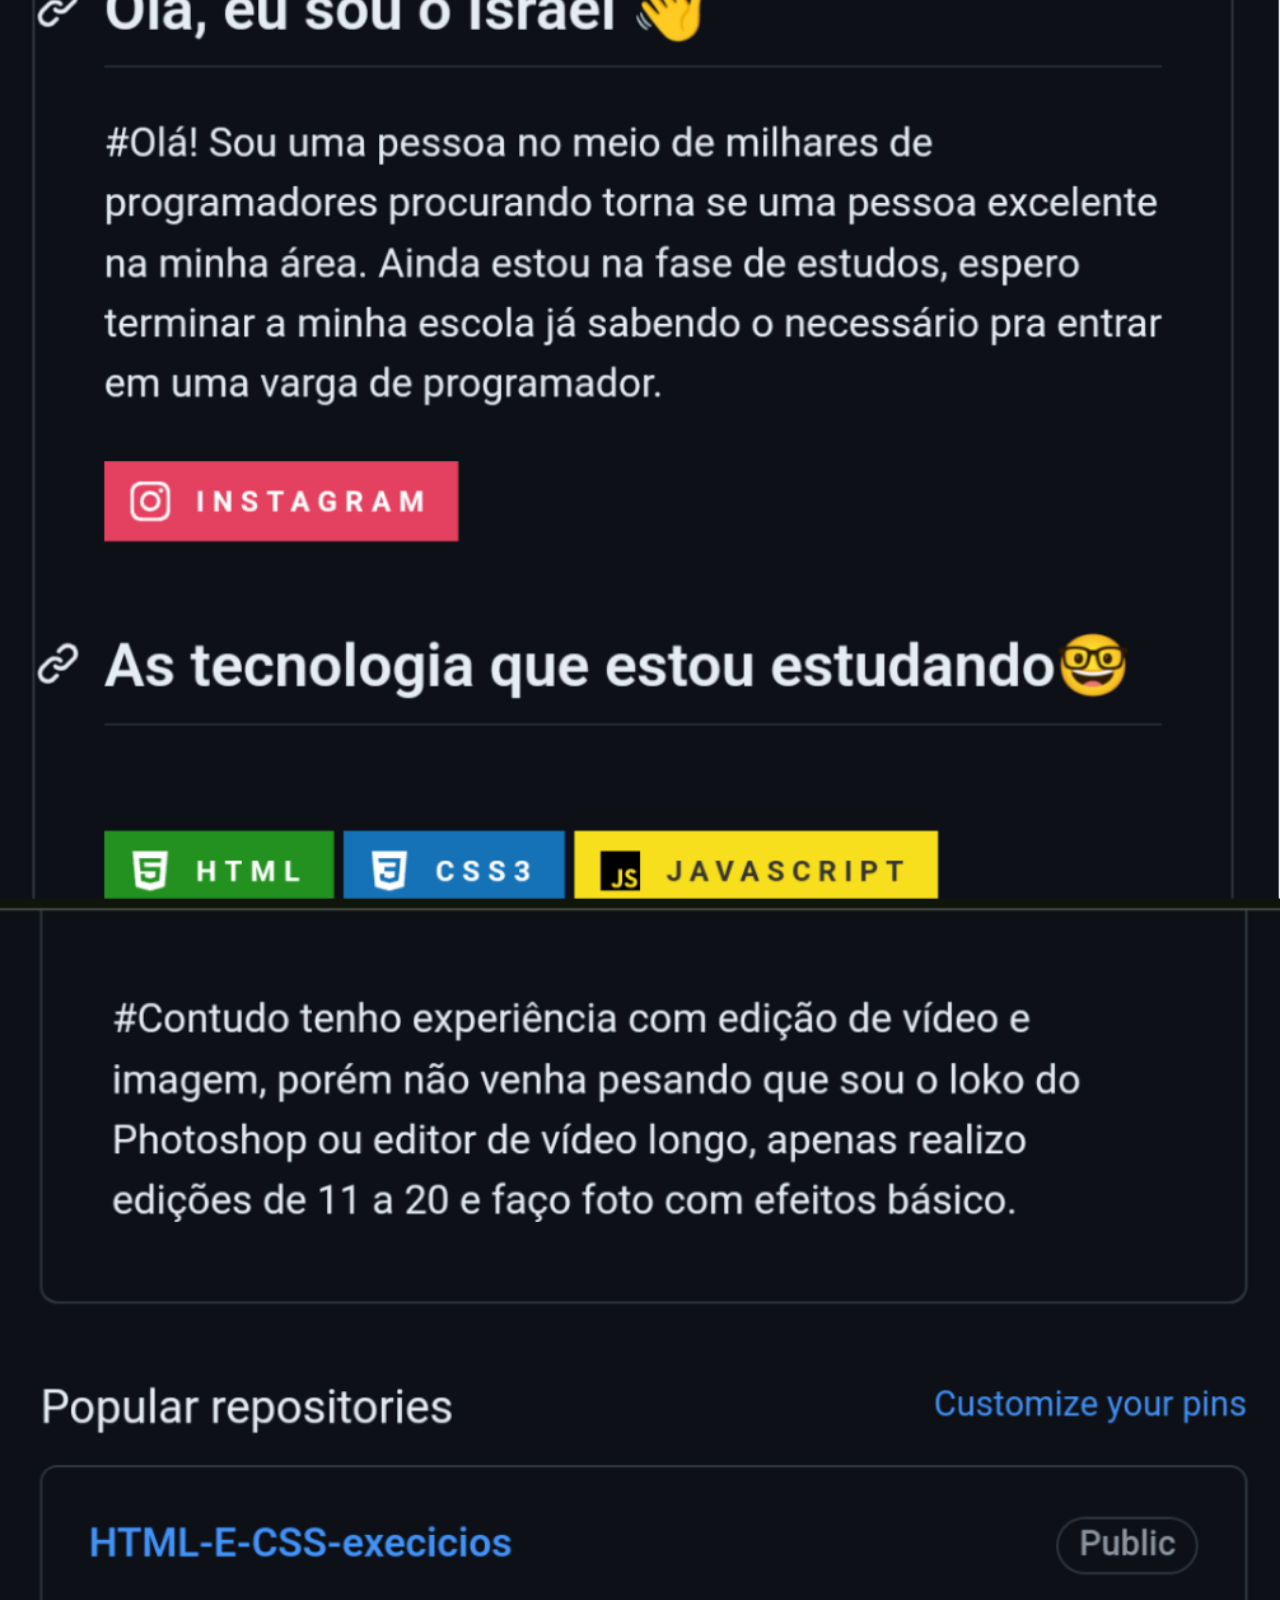
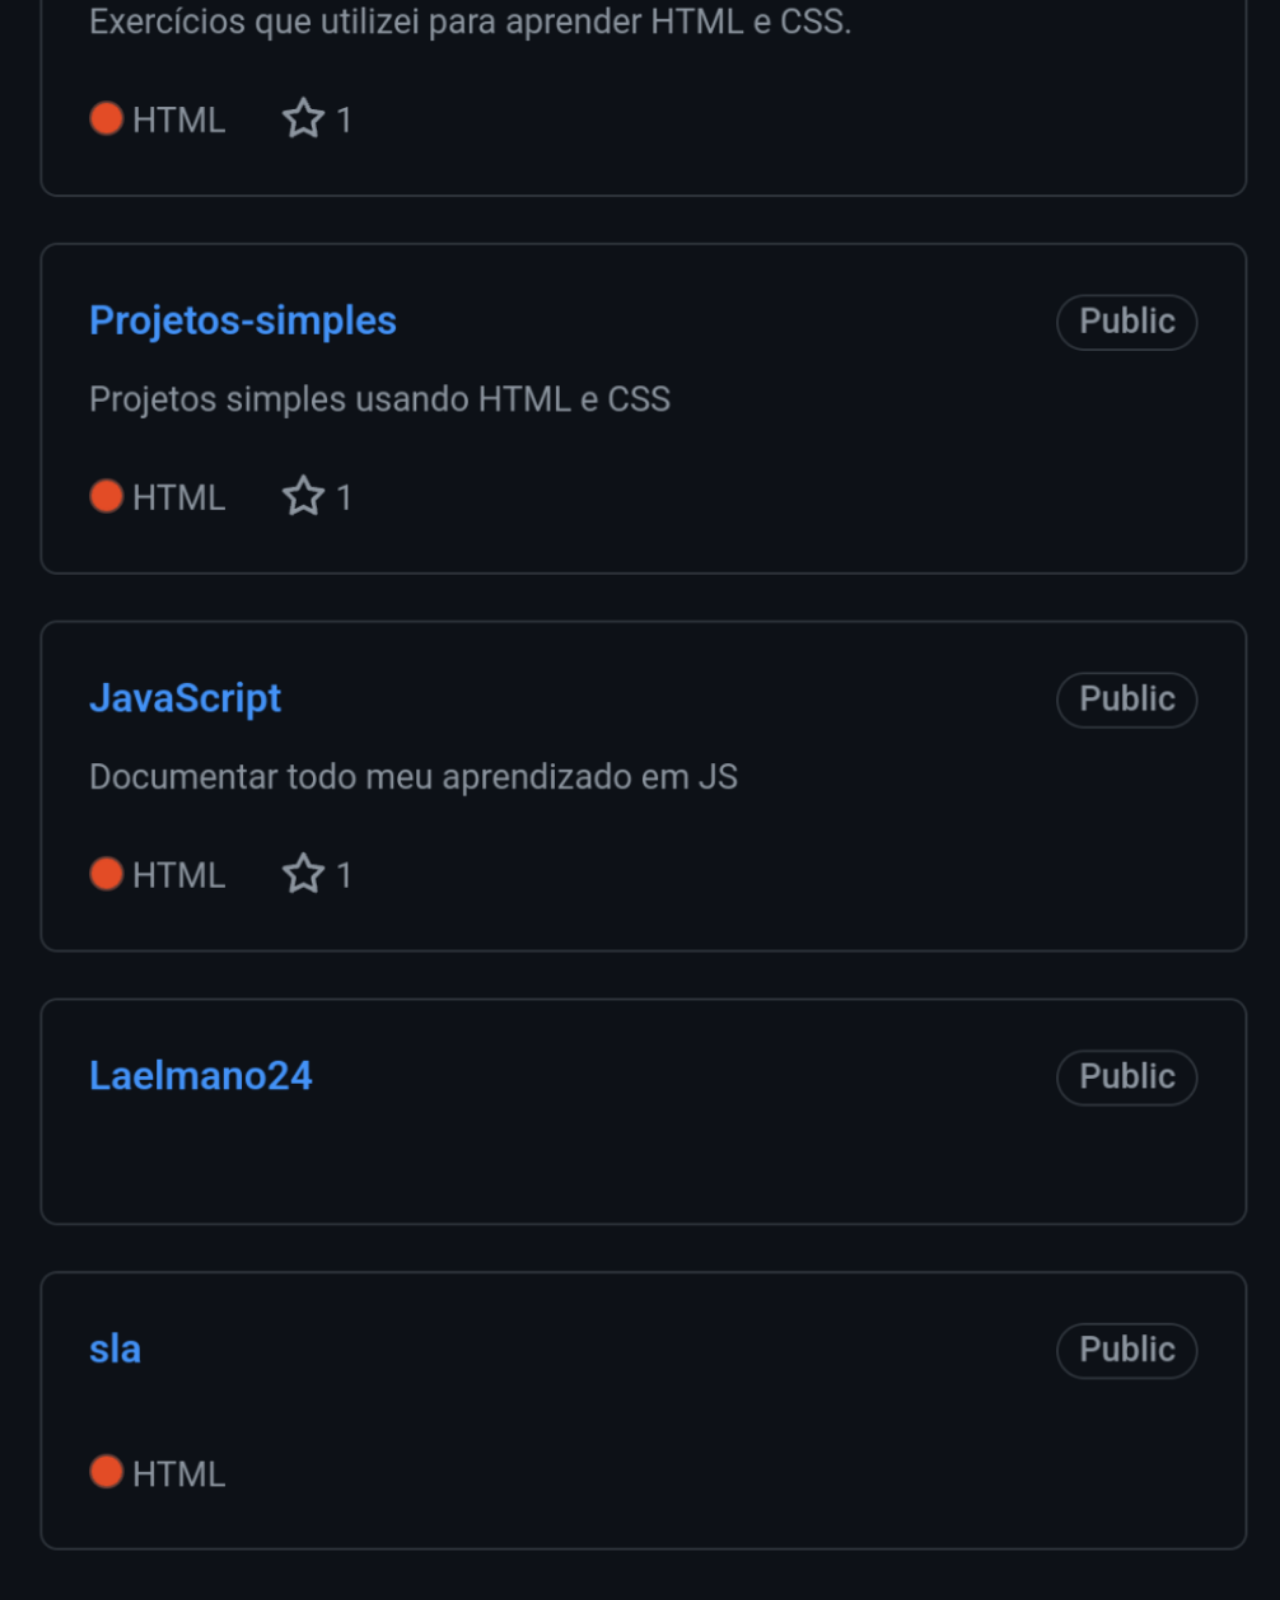
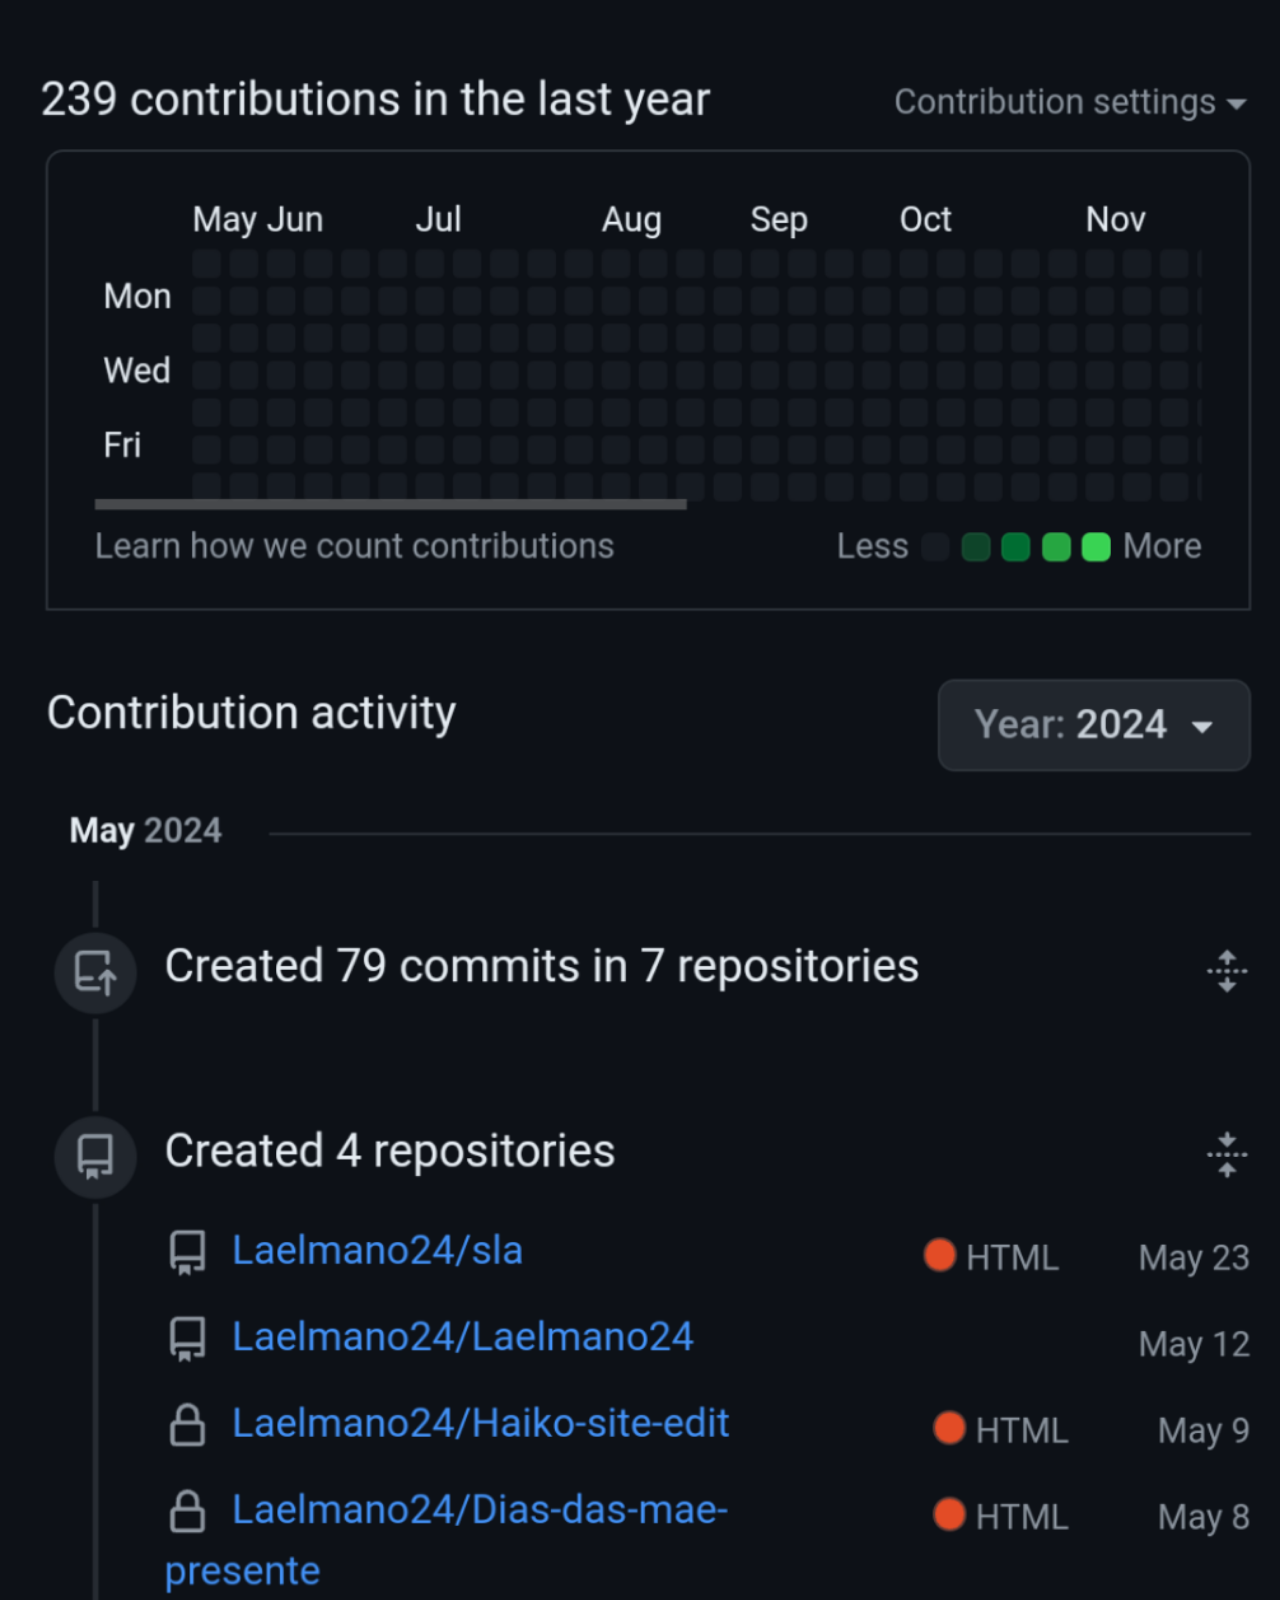
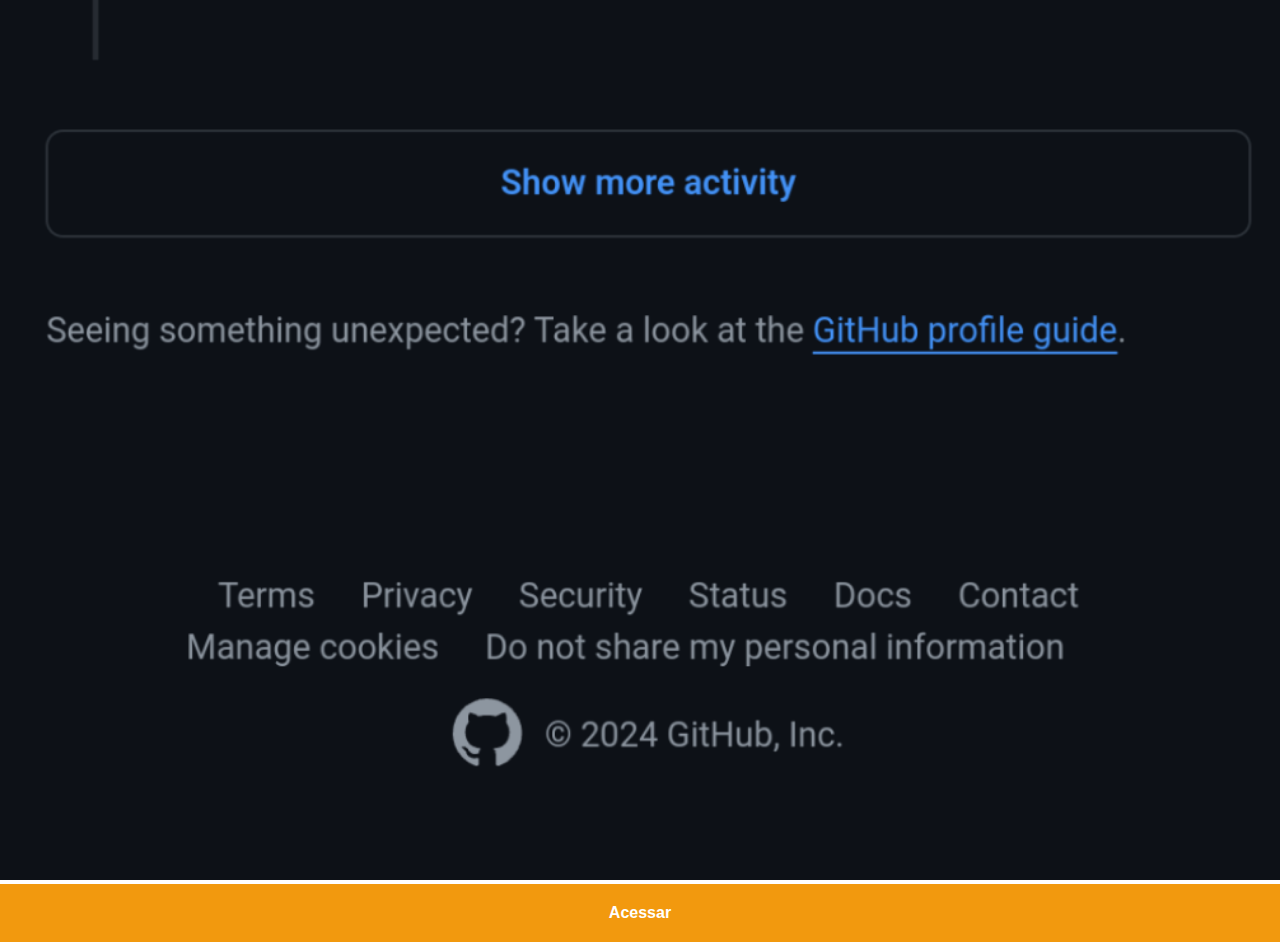
<file: Projeto redes sociais/github.html>
<!DOCTYPE html>
<html>

<head>
  <meta charset="UTF-8">
  <meta name="viewport" content="width=device-width, initial-scale=1">
  <title>Instagram perfil</title>
  <style>
    
    * {
      margin: 0px;
      padding: 0px;
    }
    body {
      font-family: Arial, Helvetica, sans-serif;
    }
    ::-webkit-scrollbar {
      height: 0px;
      width: 0px;
    }
    img {
      height: 100%;
      width: 100%;
    }
    a {
      background-color: #F2990E;
      display: block;
      padding: 20px 0px;
      text-align: center;
      width: 100%;
      color: white;
      text-decoration: none;
      font-weight: bolder;
      
    }
    a:hover {
      background-color: #CA7E08;
    }
  </style>
</head>
<body>
  <img src="image/tela-github.png" alt="tela meu perfil">
  <a href="https://github.com/Laelmano24" target="_blank" ref="next">Acessar</a>
</body>
</html>
</file>
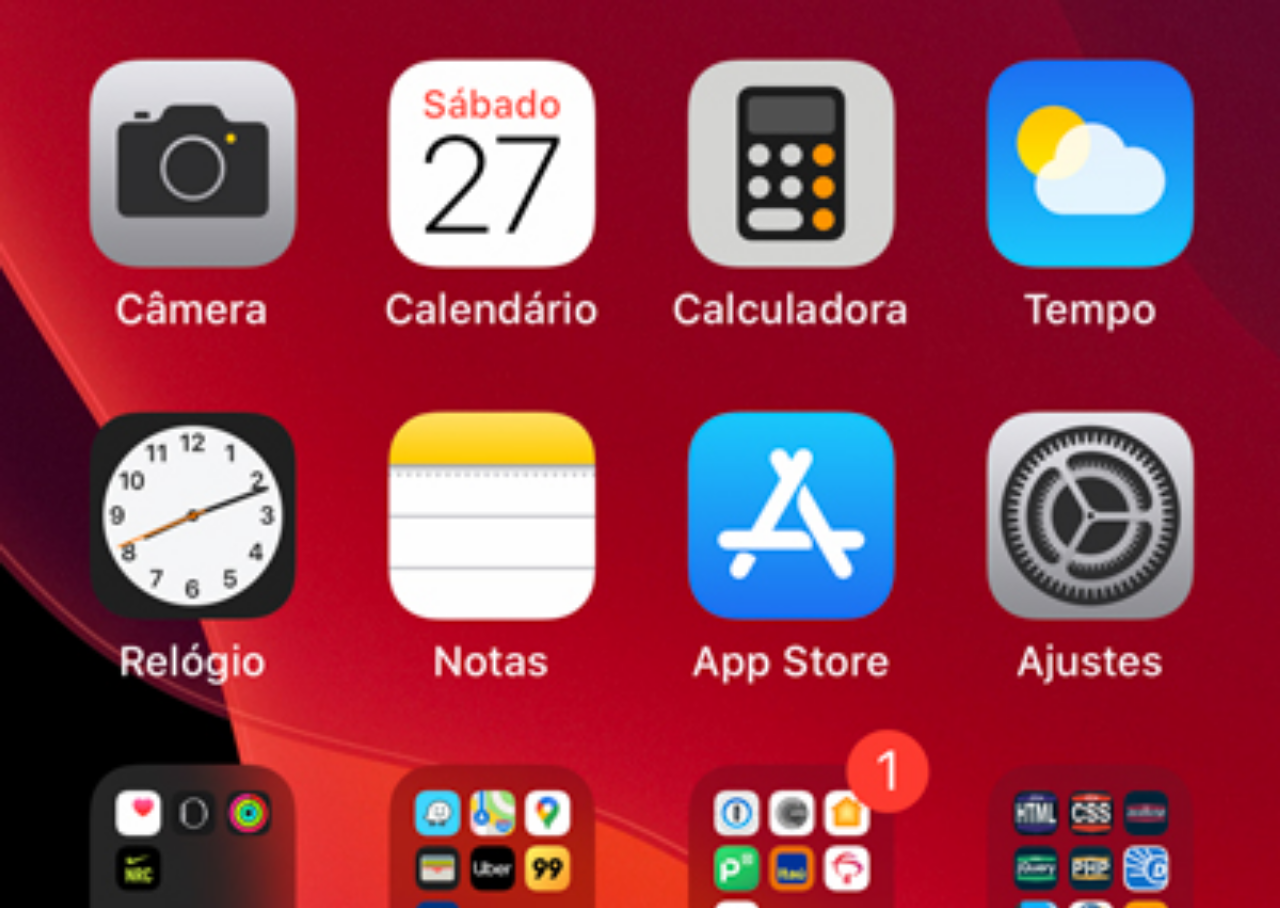
<file: Projeto redes sociais/home.html>
<!DOCTYPE html>
<html>

<head>
  <meta charset="UTF-8">
  <meta name="viewport" content="width=device-width, initial-scale=1">
  <title>Home</title>
  <style>
    * {
      height: 100vh;
      
    }
    body {
      height: 100vh;
      background-image: url("image/tela-home.jpg");
     background-repeat: no-repeat;
     background-position: center top;
     background-attachment: fixed;
     background-size: cover;
     background-color: black;
    
    }
  </style>
</head>
<body>
  
</body>
</html>
</file>
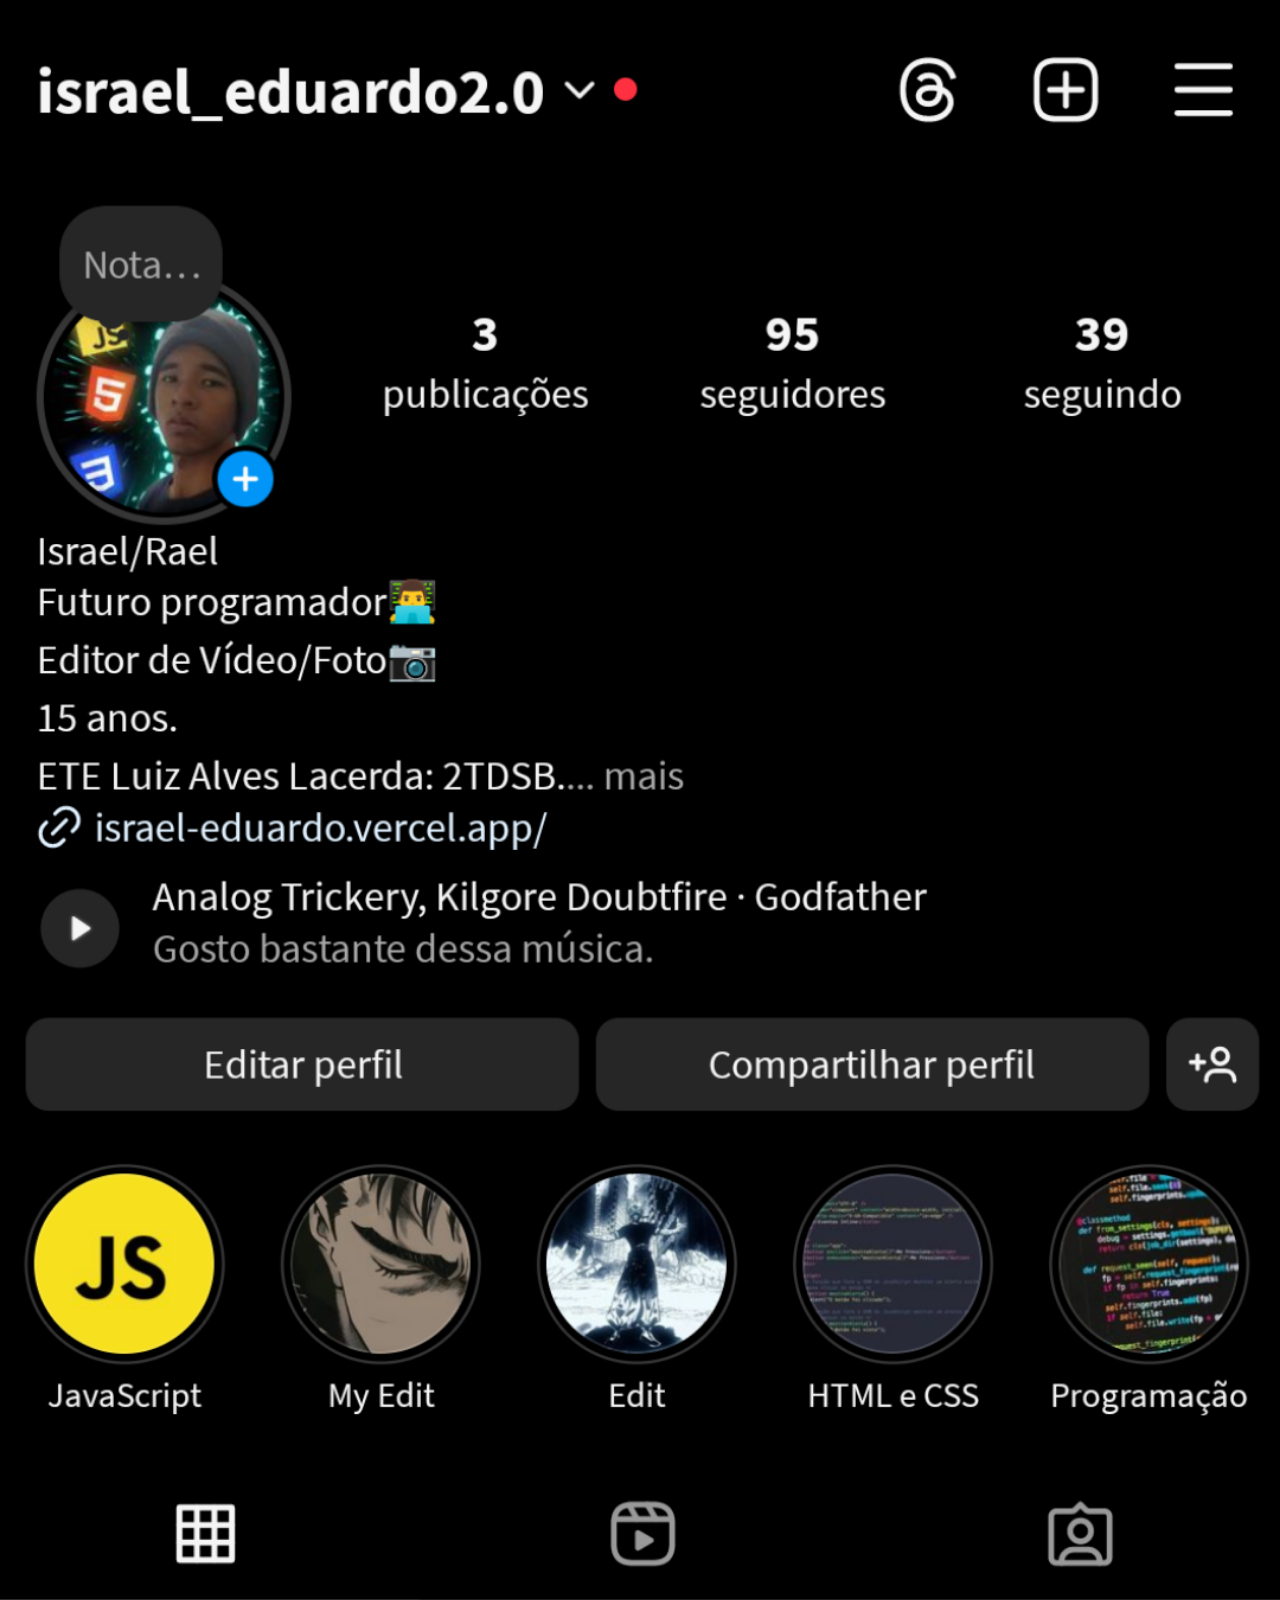
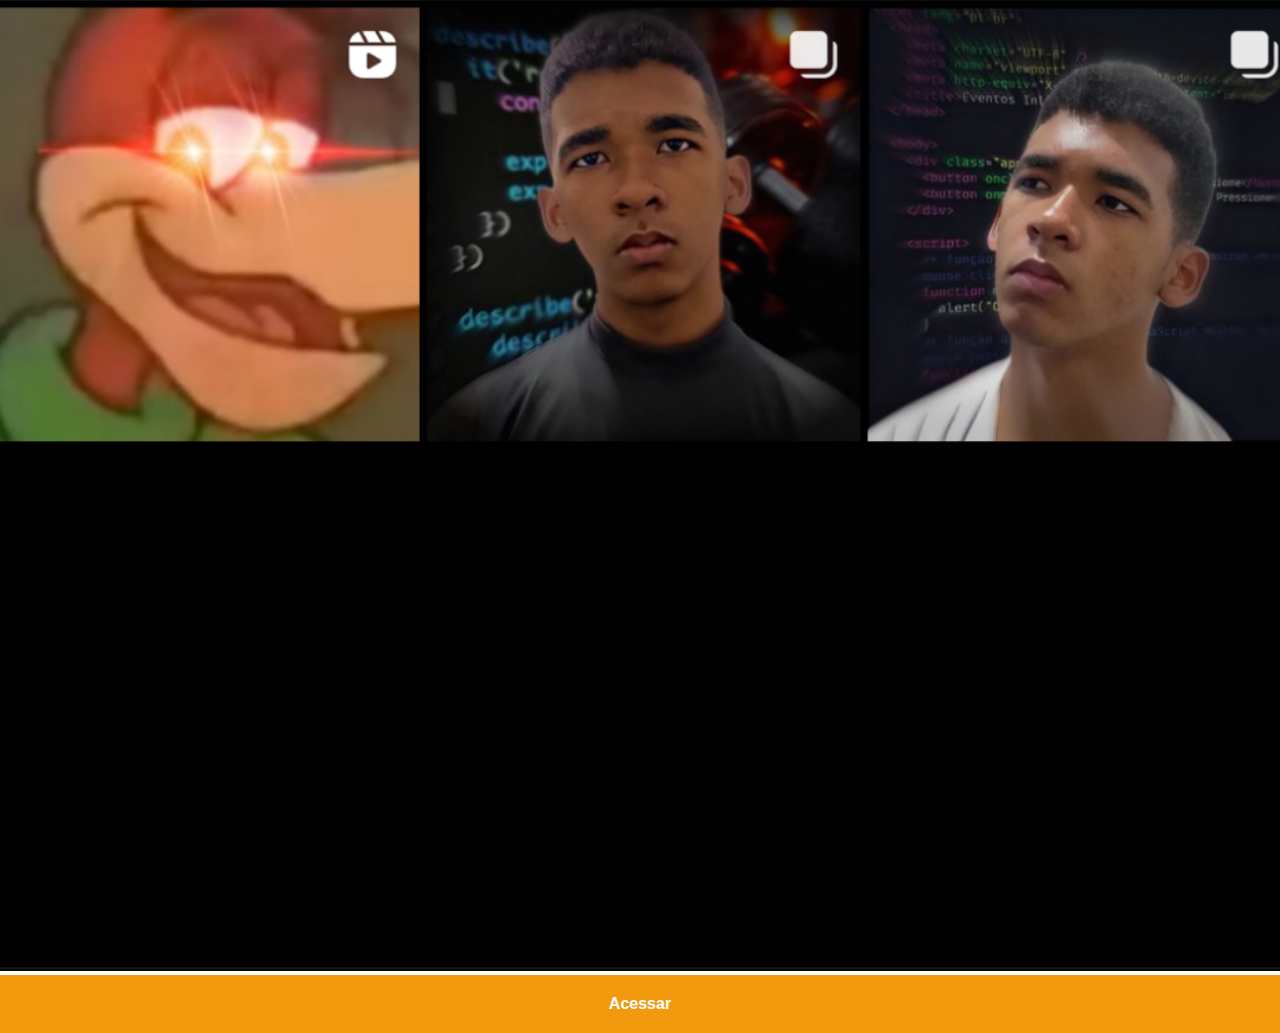
<file: Projeto redes sociais/Instagram.html>
<!DOCTYPE html>
<html>

<head>
  <meta charset="UTF-8">
  <meta name="viewport" content="width=device-width, initial-scale=1">
  <title>Instagram perfil</title>
  <style>
    
    * {
      margin: 0px;
      padding: 0px;
    }
    body {
      font-family: Arial, Helvetica, sans-serif;
    }
    ::-webkit-scrollbar {
      height: 0px;
      width: 0px;
    }
    img {
      height: 100%;
      width: 100%;
    }
    a {
      background-color: #F2990E;
      display: block;
      padding: 20px 0px;
      text-align: center;
      width: 100%;
      color: white;
      text-decoration: none;
      font-weight: bolder;
      
    }
    a:hover {
      background-color: #CA7E08;
    }
  </style>
</head>
<body>
  <img src="image/tela-instagram.png" alt="tela meu perfil">
  <a href="https://www.instagram.com/israel_eduardo2.0?igsh=MXYxZ2x0djhhbm8wdQ==" target="_blank" ref="next">Acessar</a>
</body>
</html>
</file>
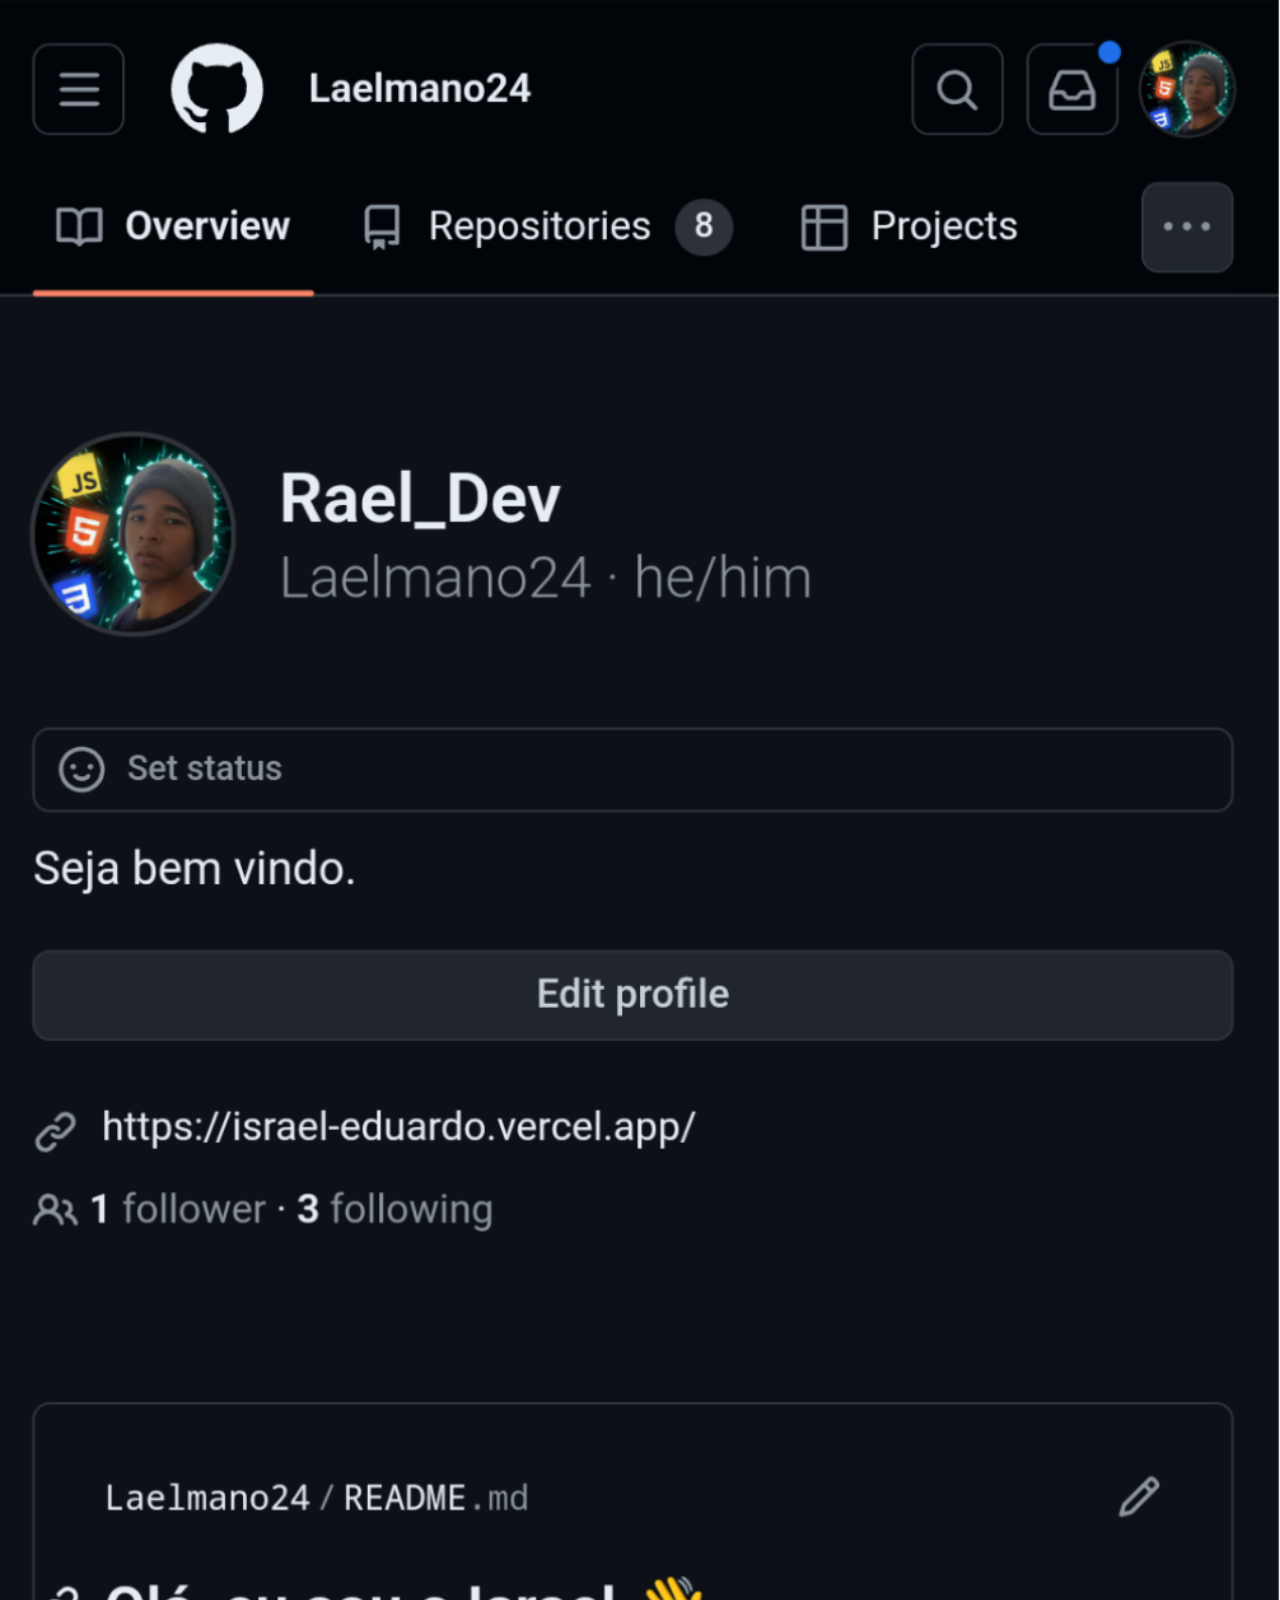
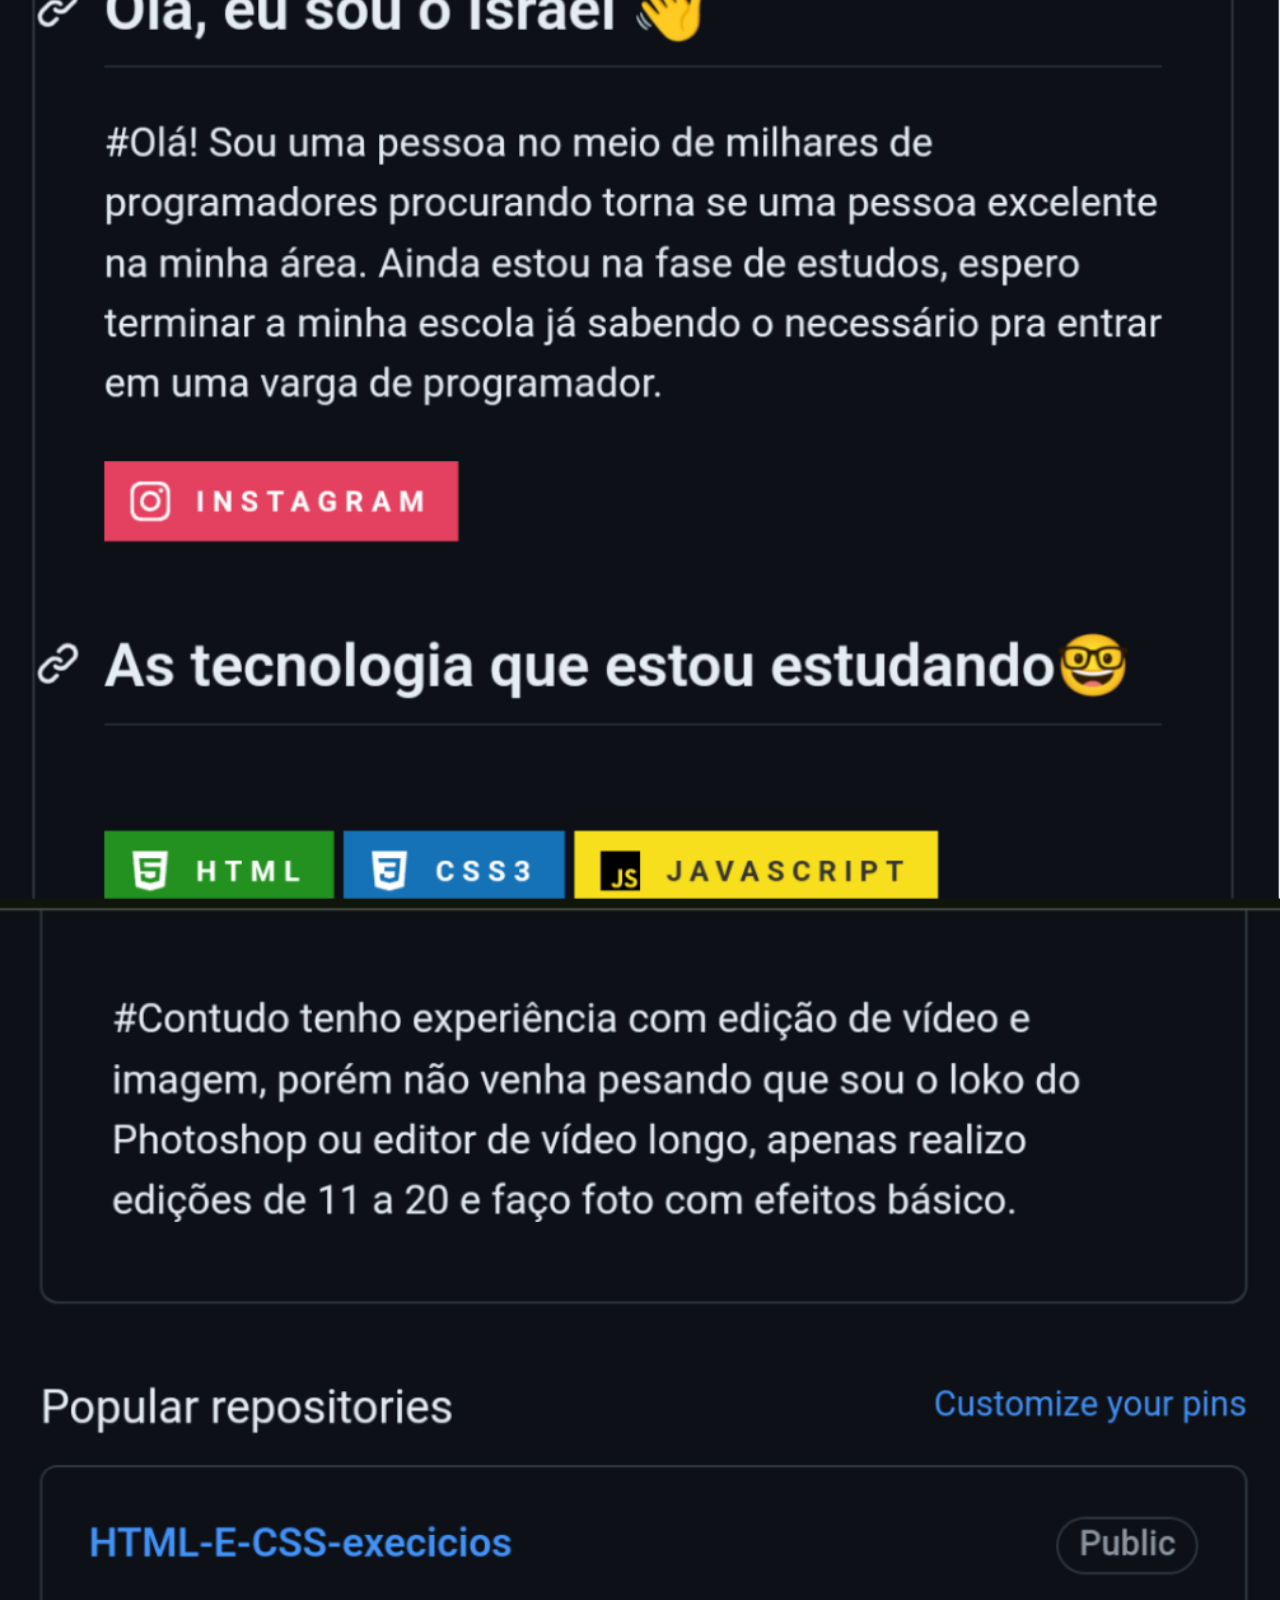
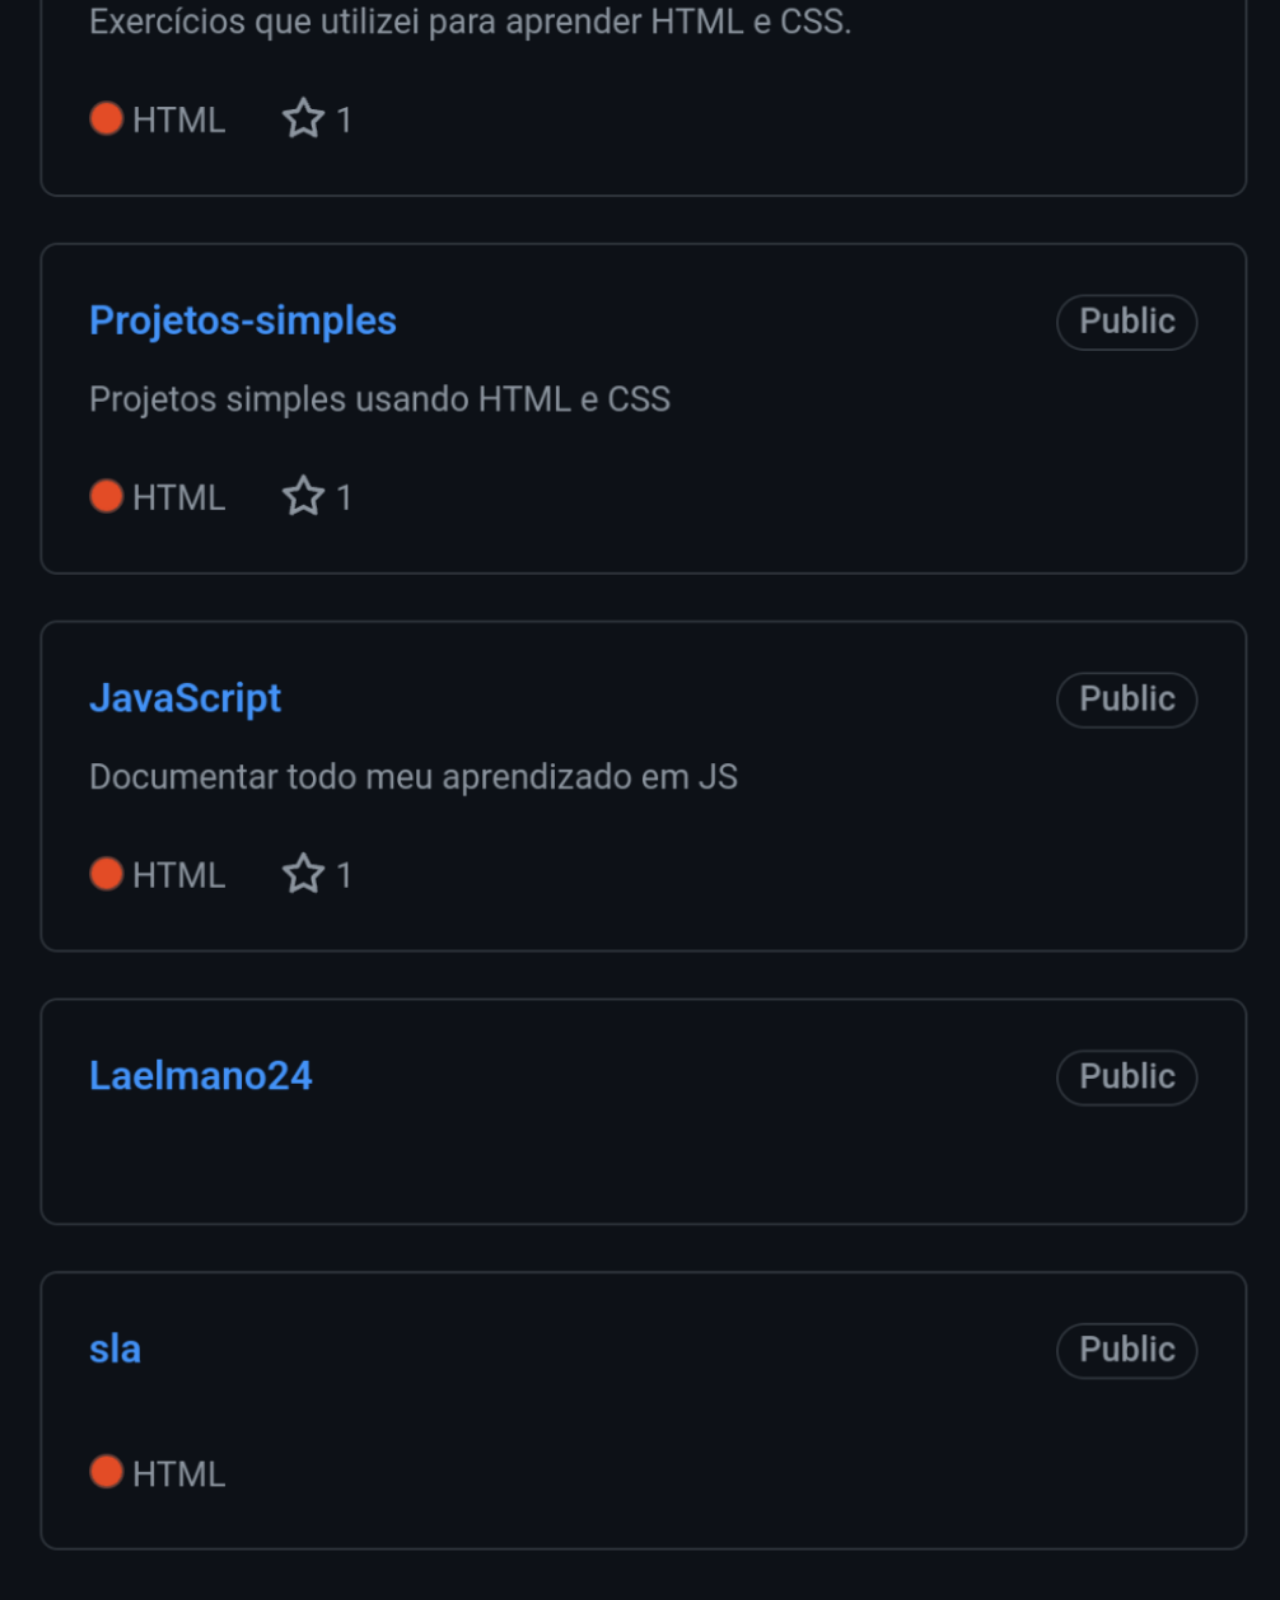
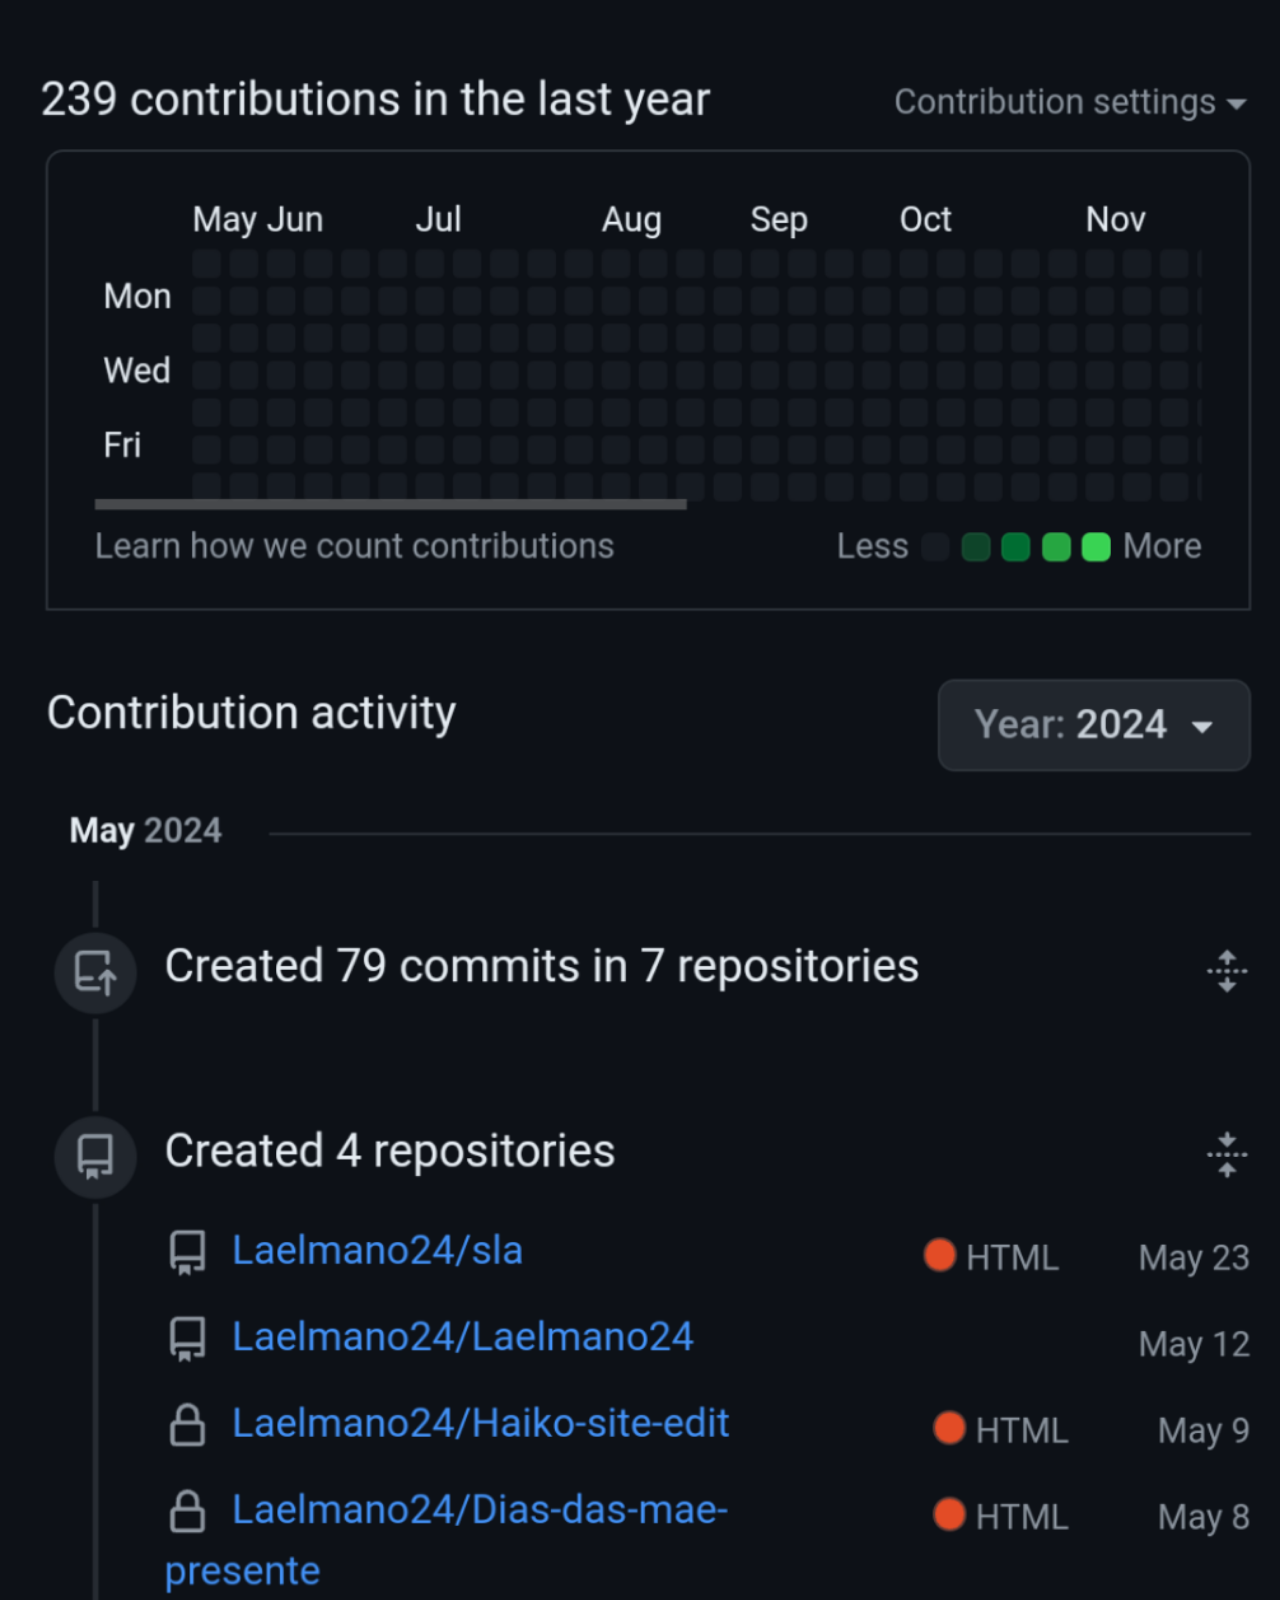
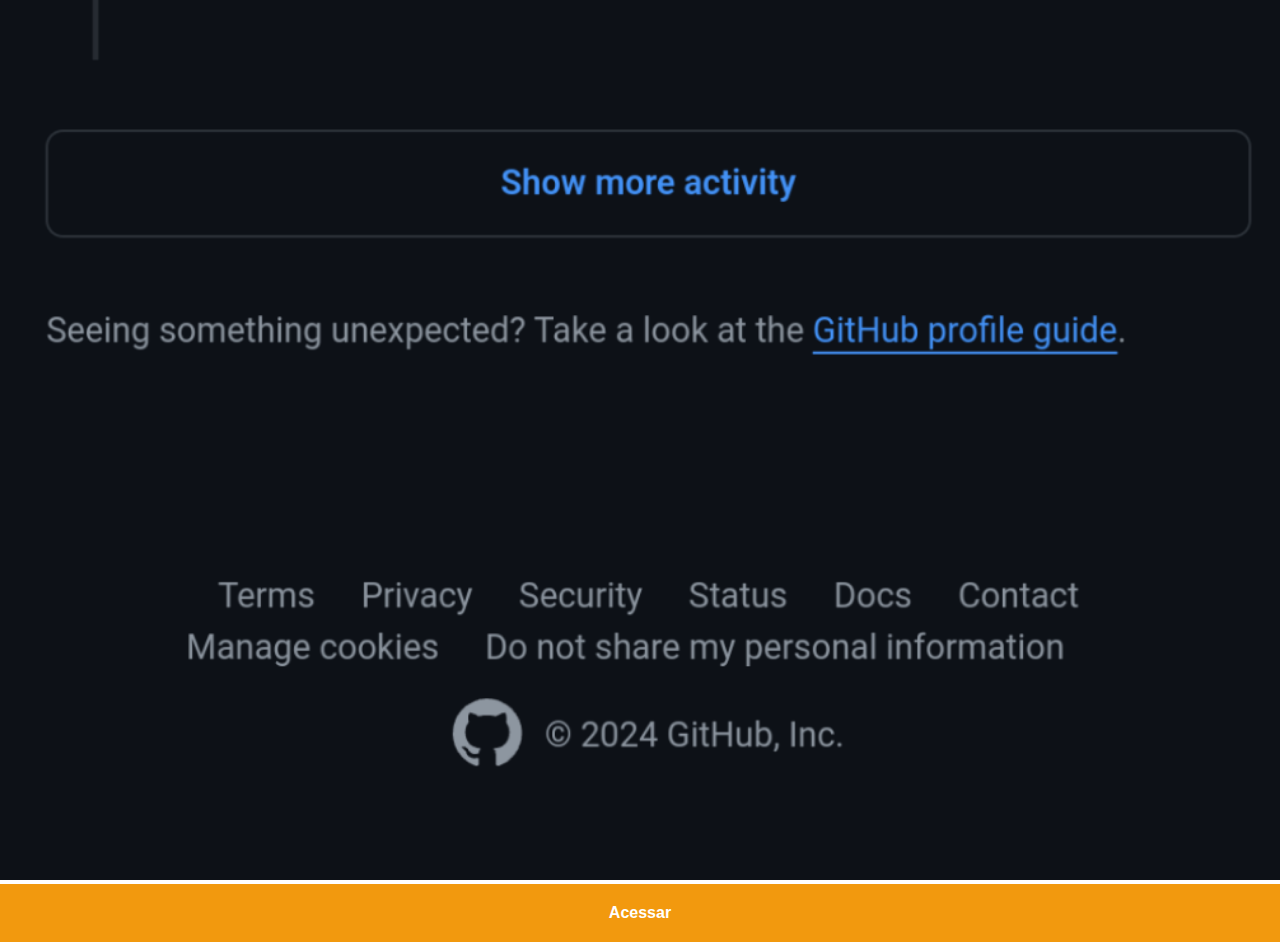
<file: Redes sociais/github.html>
<!DOCTYPE html>
<html>

<head>
  <meta charset="UTF-8">
  <meta name="viewport" content="width=device-width, initial-scale=1">
  <title>Instagram perfil</title>
  <style>
    
    * {
      margin: 0px;
      padding: 0px;
    }
    body {
      font-family: Arial, Helvetica, sans-serif;
    }
    ::-webkit-scrollbar {
      height: 0px;
      width: 0px;
    }
    img {
      height: 100%;
      width: 100%;
    }
    a {
      background-color: #F2990E;
      display: block;
      padding: 20px 0px;
      text-align: center;
      width: 100%;
      color: white;
      text-decoration: none;
      font-weight: bolder;
      
    }
    a:hover {
      background-color: #CA7E08;
    }
  </style>
</head>
<body>
  <img src="image/tela-github.png" alt="tela meu perfil">
  <a href="https://github.com/Laelmano24" target="_blank" ref="next">Acessar</a>
</body>
</html>
</file>
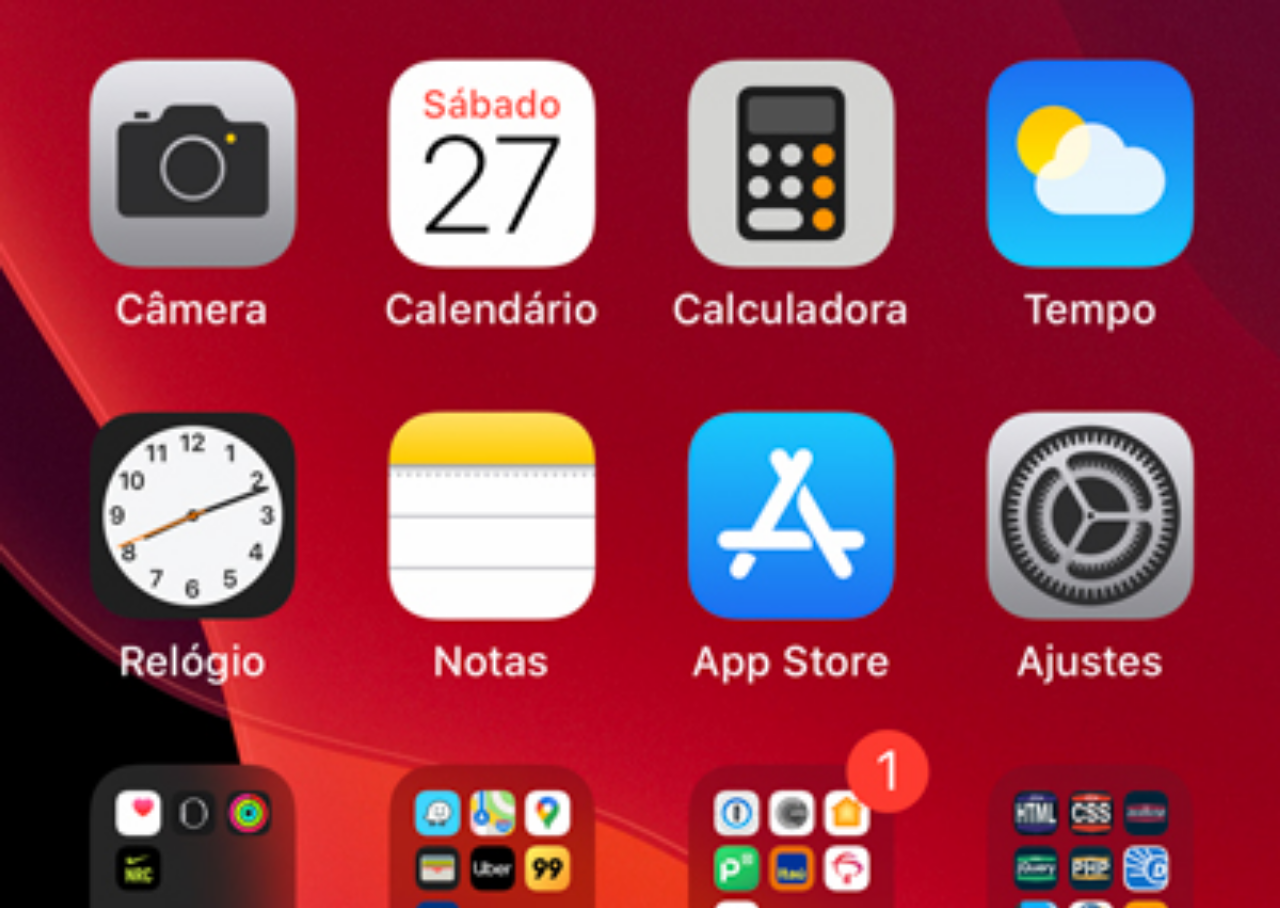
<file: Redes sociais/home.html>
<!DOCTYPE html>
<html>

<head>
  <meta charset="UTF-8">
  <meta name="viewport" content="width=device-width, initial-scale=1">
  <title>Home</title>
  <style>
    * {
      height: 100vh;
      
    }
    body {
      height: 100vh;
      background-image: url("image/tela-home.jpg");
     background-repeat: no-repeat;
     background-position: center top;
     background-attachment: fixed;
     background-size: cover;
     background-color: black;
    
    }
  </style>
</head>
<body>
  
</body>
</html>
</file>
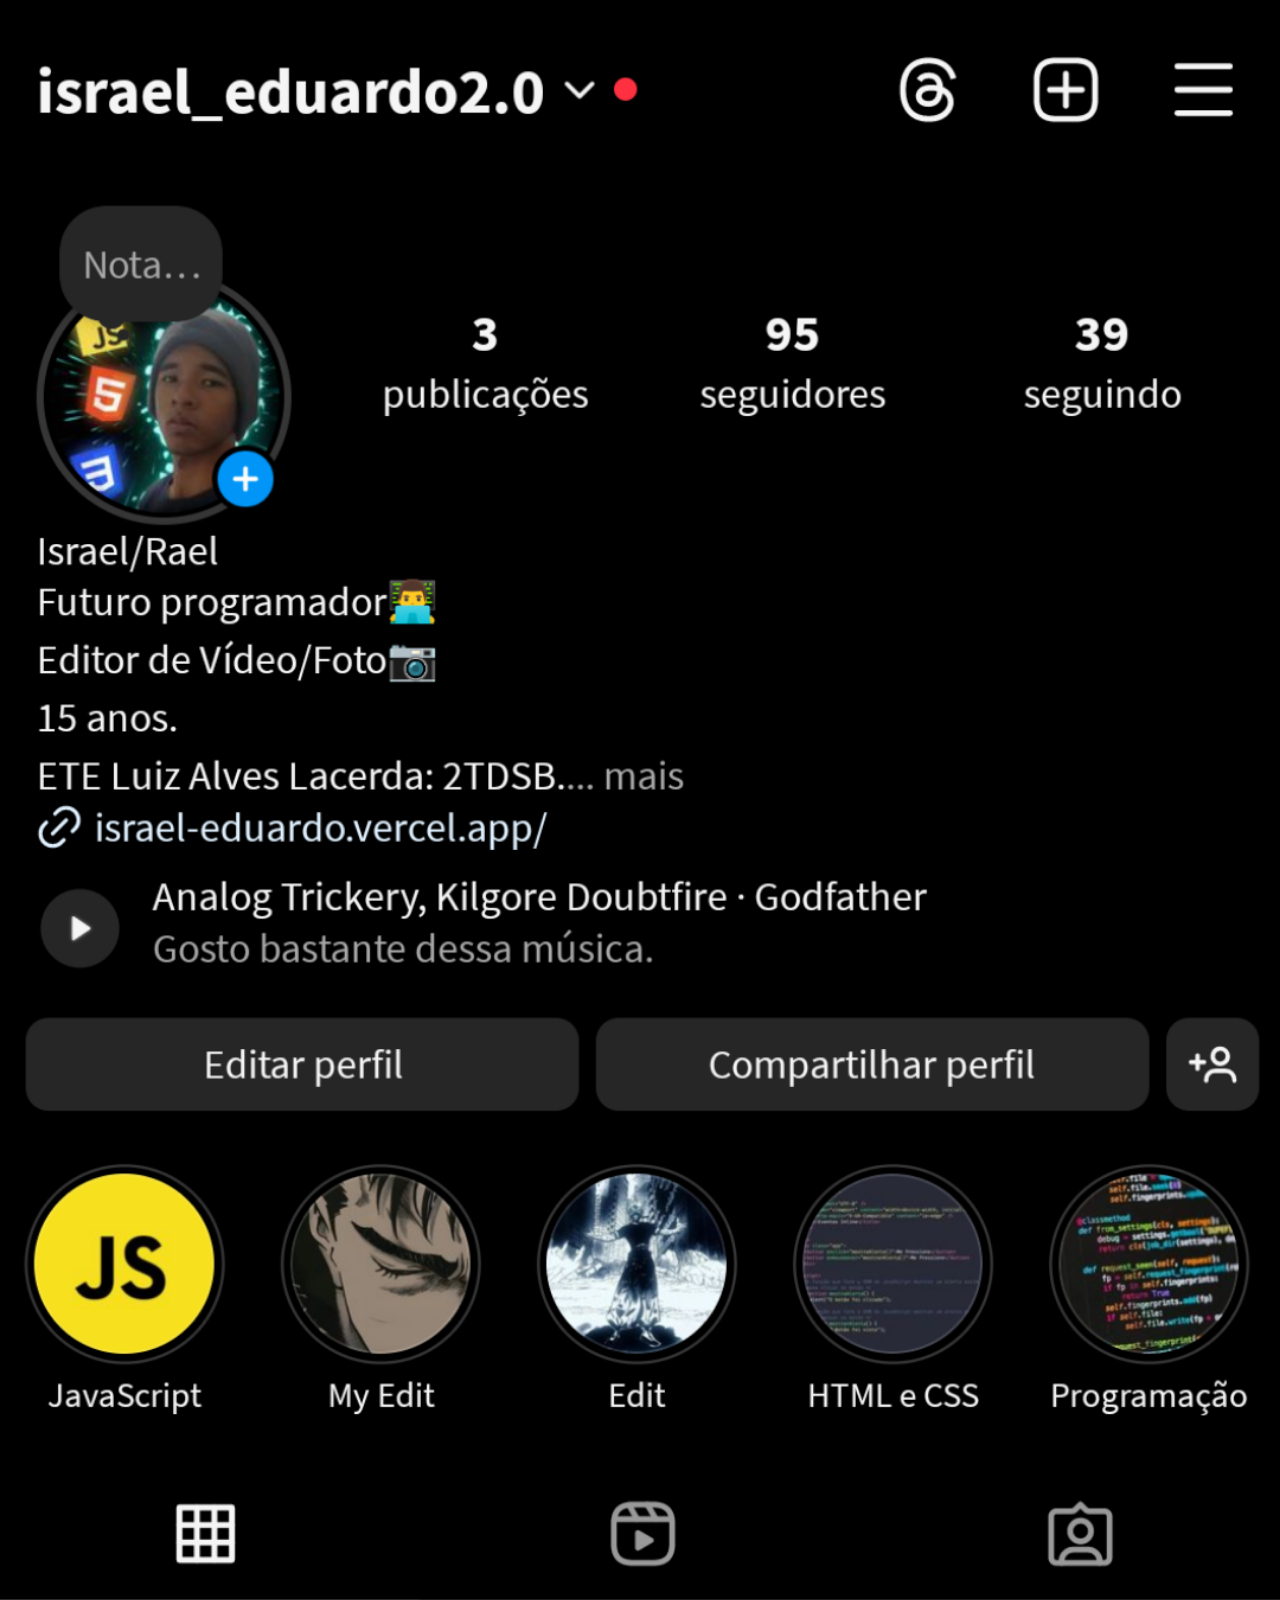
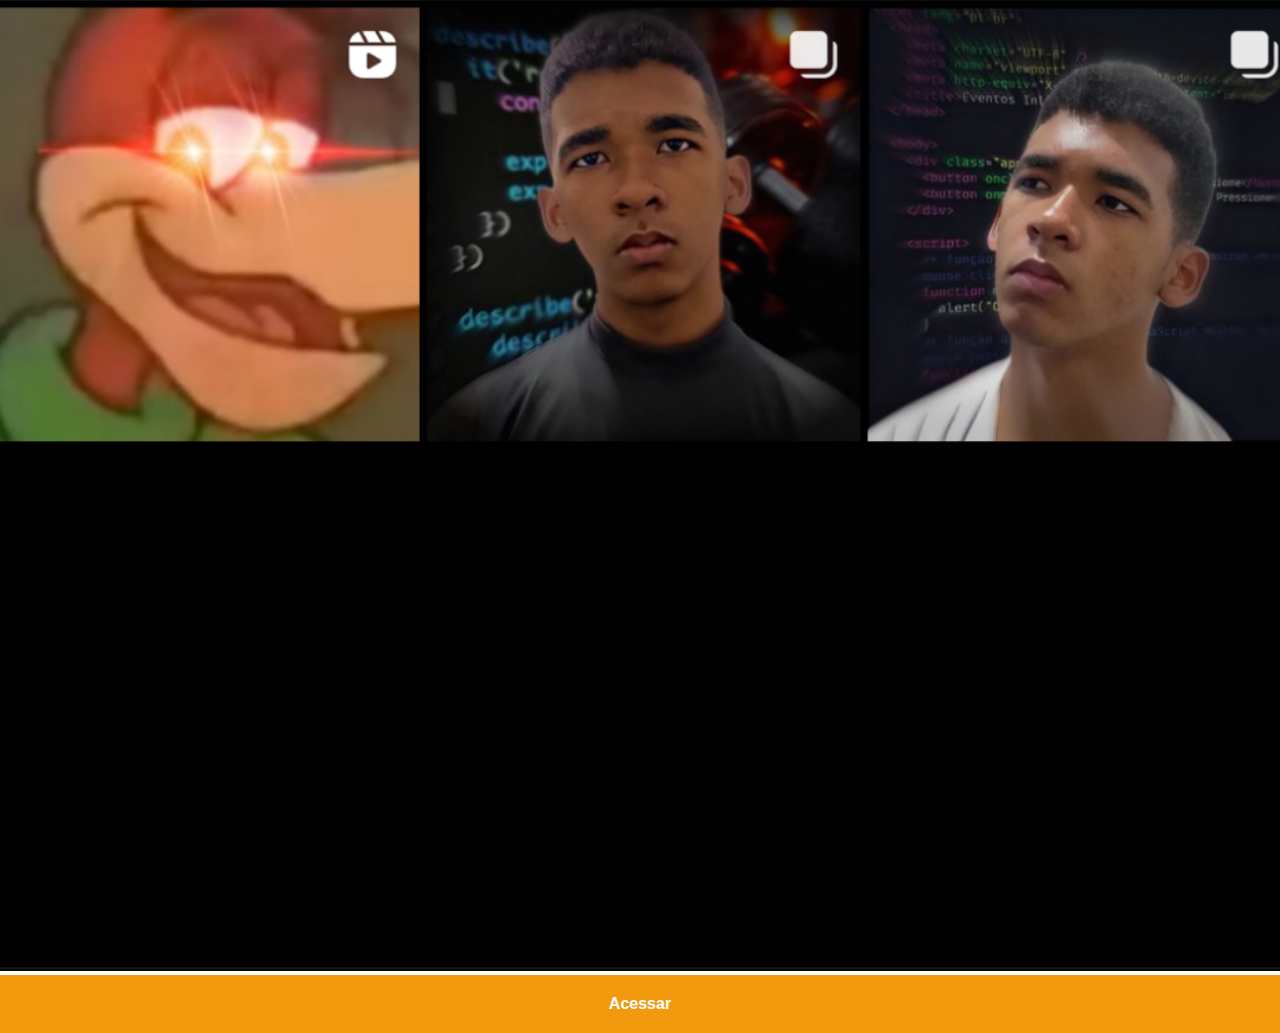
<file: Redes sociais/instagram.html>
<!DOCTYPE html>
<html>

<head>
  <meta charset="UTF-8">
  <meta name="viewport" content="width=device-width, initial-scale=1">
  <title>Instagram perfil</title>
  <style>
    
    * {
      margin: 0px;
      padding: 0px;
    }
    body {
      font-family: Arial, Helvetica, sans-serif;
    }
    ::-webkit-scrollbar {
      height: 0px;
      width: 0px;
    }
    img {
      height: 100%;
      width: 100%;
    }
    a {
      background-color: #F2990E;
      display: block;
      padding: 20px 0px;
      text-align: center;
      width: 100%;
      color: white;
      text-decoration: none;
      font-weight: bolder;
      
    }
    a:hover {
      background-color: #CA7E08;
    }
  </style>
</head>
<body>
  <img src="image/tela-instagram.png" alt="tela meu perfil">
  <a href="https://www.instagram.com/israel_eduardo2.0?igsh=MXYxZ2x0djhhbm8wdQ==" target="_blank" ref="next">Acessar</a>
</body>
</html>
</file>
<file: Cores/index_Principal.css>
@charset "UTF-8";
@import url('https://fonts.googleapis.com/css2?family=Palanquin+Dark:wght@400;500;600;700&display=swap');
body {
    background-image: linear-gradient(to right, #00B14A, #008F3C, #006D2D);
    font-family: "Palanquin Dark", Arial, Helvetica, sans-serif;
    text-align: center;
}
header {
    background-color: #e4e4e4;
    height: 140px;
    border-top-left-radius: 10px;
    border-top-right-radius: 10px;
    margin-bottom: 0px;
    
}
header > h1 {
    padding: 0px 15px;
    color: black;
    text-shadow: 3px 3px 10px #696969;
    text-align: left;

}
header > h1 > a {
    color: black;
}
header > h1 > a:hover {
    color: #06aa4a;
    text-shadow: none;

}
main {
    background-color: white;
    height: 550%;
    padding: 50px;
    margin: auto;
    border-bottom-right-radius: 10px;
    border-bottom-left-radius: 10px;
    box-shadow: 10px 10px 10px #015724;

}
#TituloPrincipal {
    text-align: center;
    text-decoration: underline;
    font-style: italic;
    font-family:  Arial, Helvetica, sans-serif;
    color: #00DB5B;
    font-size: 43px; 
    font-weight: bolder;
}
main > h1 {
    font-family: "Palanquin Dark", Arial, Helvetica, sans-serif;
    font-weight: lighter;
    color: #00DB5B;
    font-style: italic;
    text-align: center;
    text-decoration: underline;
}
h2 {
    font-size: 23px;
    color: black;
}
p {
    text-align: justify;
    font-size: 16px;
}
.Botao {
    background-color: #00D358;
    padding: 10px;
    margin: auto;
    width: 80px;
    border-radius: 10px;
    box-shadow: 3px 3px 3px #006D2D;
}
a {
    text-decoration: none;
    color: white;
}
.Nav {
    color: black;
    font-weight: bolder;
    text-align: center;
}
.Nav:hover {
    color: #00B14A;
    text-decoration: underline;   
}
.Botao:hover {
    background-color: #008F3C;
}
.Botao1:hover {
    background-color: #008F3C;
}
footer {
    background-image: linear-gradient(to right, #118C44, #08401F);
    border-radius: 10px;
    padding: 10px;
    margin-top: 30px;
    box-shadow: 10px 10px 10px #073319;

}
footer > h4 {
    color: white;
    width: 120px;
    padding: 0px;
    margin: auto;
    text-align: center;
}
footer > h4:hover {
    color: #12d463;
    text-decoration: underline;
    font-style: italic;
    font-size: 16px;
    font-weight: bolder;
}
</file>
<file: Projeto login/style.css>
@charset "UTF-8";

/*
    paleta de cores:
    Verde: #49a09d;
    Lilás: #5f2c82;
*/

* {
  font-family: -apple-system, BlinkMacSystemFont, 'Segoe UI', Roboto, Oxygen, Ubuntu, Cantarell, 'Open Sans', 'Helvetica Neue', sans-serif;
  margin: 0px;
  padding: 0px;
  box-sizing: border-box;
}

body, main {
  background: #5f2c82;
  display: flex;
  justify-content: center;
  align-items: center;
  height: 100vh;
  width: 100vw;
  text-align: center;
}

.login-container {
  background: #fff;
  height: 500px;
  width: 250px;
  border-radius: 20px;
  overflow: hidden;
  box-shadow: 0px 0px 10px #232323;
}
.image {
  background: url("image/imagem.jpg") no-repeat;
  background-size: cover;
  background-position: left bottom;
  height: 200px;
  
}
.formulario {
  padding: 10px;
}
input[type=submit] {
  display: block;
  color: white;
  font-weight: bolder;
  border-radius: 5px;
  background: #49a09d;
  border: none;
  padding: 10px 0px;
  width: 100%;
  margin: 12px 0px;
  transition: 0.5s;
  cursor: pointer;
  
}
input[type=submit]:hover {
  background: #296462;
}
.esqueci-button {
  display: block;
  width: 100%;
  padding: 10px 0px;
  border: 2px solid #49a09d;
  color: black;
  font-weight: bolder;
  font-size: 12px;
  display: flex;
  justify-content: center;
  text-decoration: none;
  transition: 0.5s;
  cursor: pointer;
}
.esqueci-button:hover {
  background: #8CF6F2;
  border: 2px solid #8CF6F2;
  color: white;
}
input {
  background: #21FFA9;
  border: none;
  padding: 7px 10px;
  margin-left: 10px;
  border-radius: 8px;
  width: calc(100% - 40px);
  transition: .4s;
}
input:focus-within {
  background: #E3E3E3;
}
.campo {
  display: flex;
  align-items: center;
  gap: 0px 0px 20px 0px;
  margin: 10px 0px 0px 0px;
}
.material-symbols-outlined {
  color: black;
  
  padding: 5px;
  width: 30px;
}
</file>
<file: Projeto redes sociais/style.css>
* {
  margin: 0px;
  padding: 0px;
}
body {
  font-family: Arial, Helvetica, sans-serif;
  background-image: url("image/fundo-madeira.jpg");
  background-repeat: no-repeat;
  background-position: center center;
  background-attachment: fixed;
  background-size: cover;
  height: 100vh;
  width: 100%;
}
main {
  height: 100vh;
  position: relative;
}
.celular {
  background-image: url("image/frame-iphone.png");
  background-repeat: no-repeat;
  background-position: center center;
  
  position: absolute;
  top: 50%;
  left: 50%;
  transform: translate(-50%, -50%);
  height: 627px;
  width: 311px;
  margin: -10px;
}
iframe {
  position: relative;
  top: 80px;
  left: 22px;
  height: 470px;
  width: 267px;
}
.botoes {
  display: flex;
  flex-direction: column;
  align-items: flex-end;
}
.botoes > a > img {
  margin: 10px;
  width: 65px;
  border-radius: 50%;
  
}
.botoes > a > img:hover {
  transition: border 0.5s;
  border: 3px solid #32C5DA;
  box-sizing: border-box;
  transform: translate(0px, -5px);
  transition: transform 0.4s;
  
}
#Logo:hover {
  box-shadow: 0px 0px 20px #686968;
  transition: box-shadow 0.4s;
  transform: translate(0px, -5px);
  transition: transform 0.4s;
}
#Instagram:hover {
  box-shadow: 0px 0px 20px #B84892;
  transition: box-shadow 0.4s;
  transform: translate(0px, -5px);
  transition: transform 0.4s;
}
#Facebook:hover {
  box-shadow: 0px 0px 20px #4863B8;
  transition: box-shadow 0.4s;
  transform: translate(0px, -5px);
  transition: transform 0.4s;
}
#Github:hover {
  box-shadow: 0px 0px 20px #49B848;
  transition: box-shadow 0.4s;
  transform: translate(0px, -5px);
  transition: transform 0.4s;
}
</file>
<file: Redes sociais/style.css>
* {
  margin: 0px;
  padding: 0px;
}
body {
  font-family: Arial, Helvetica, sans-serif;
  background-image: url("image/fundo-madeira.jpg");
  background-repeat: no-repeat;
  background-position: center center;
  background-attachment: fixed;
  background-size: cover;
  height: 100vh;
  width: 100%;
}
main {
  height: 100vh;
  position: relative;
}
.celular {
  background-image: url("image/frame-iphone.png");
  background-repeat: no-repeat;
  background-position: center center;
  
  position: absolute;
  top: 50%;
  left: 50%;
  transform: translate(-50%, -50%);
  height: 627px;
  width: 311px;
  margin: -10px;
}
iframe {
  position: relative;
  top: 80px;
  left: 22px;
  height: 470px;
  width: 267px;
}
.botoes {
  display: flex;
  flex-direction: column;
  align-items: flex-end;
}
.botoes > a > img {
  margin: 10px;
  width: 65px;
  border-radius: 50%;
  
}
.botoes > a > img:hover {
  transition: border 0.5s;
  border: 3px solid #32C5DA;
  box-sizing: border-box;
  transform: translate(0px, -5px);
  transition: transform 0.4s;
  
}
#Logo:hover {
  box-shadow: 0px 0px 20px #686968;
  transition: box-shadow 0.4s;
  transform: translate(0px, -5px);
  transition: transform 0.4s;
}
#Instagram:hover {
  box-shadow: 0px 0px 20px #B84892;
  transition: box-shadow 0.4s;
  transform: translate(0px, -5px);
  transition: transform 0.4s;
}
#Facebook:hover {
  box-shadow: 0px 0px 20px #4863B8;
  transition: box-shadow 0.4s;
  transform: translate(0px, -5px);
  transition: transform 0.4s;
}
#Github:hover {
  box-shadow: 0px 0px 20px #49B848;
  transition: box-shadow 0.4s;
  transform: translate(0px, -5px);
  transition: transform 0.4s;
}
</file>
<file: Desafio 10/index.css>
@charset "UTF-8";
@import url('https://fonts.googleapis.com/css2?family=Candal&family=Edu+NSW+ACT+Foundation:wght@400..700&family=Encode+Sans+SC:wght@100..900&family=Galada&family=Galindo&family=Inter:wght@100..900&family=Josefin+Sans:ital,wght@0,100..700;1,100..700&family=Kanit:ital,wght@0,100;0,200;0,300;0,400;0,500;0,600;0,700;0,800;0,900;1,100;1,200;1,300;1,400;1,500;1,600;1,700;1,800;1,900&family=Lato:ital,wght@0,100;0,300;0,400;0,700;0,900;1,100;1,300;1,400;1,700;1,900&family=Noto+Sans:ital,wght@0,100..900;1,100..900&family=Oswald:wght@200..700&family=Palanquin+Dark:wght@400;500;600;700&family=Patrick+Hand&family=Poppins:ital,wght@0,100;0,200;0,300;0,400;0,500;0,600;0,700;0,800;0,900;1,100;1,200;1,300;1,400;1,500;1,600;1,700;1,800;1,900&family=Source+Code+Pro:ital,wght@0,200..900;1,200..900&family=Telex&display=swap');

@import url('https://fonts.googleapis.com/css2?family=Candal&family=Edu+NSW+ACT+Foundation:wght@400..700&family=Encode+Sans+SC:wght@100..900&family=Galada&family=Galindo&family=Inter:wght@100..900&family=Josefin+Sans:ital,wght@0,100..700;1,100..700&family=Kanit:ital,wght@0,100;0,200;0,300;0,400;0,500;0,600;0,700;0,800;0,900;1,100;1,200;1,300;1,400;1,500;1,600;1,700;1,800;1,900&family=Lato:ital,wght@0,100;0,300;0,400;0,700;0,900;1,100;1,300;1,400;1,700;1,900&family=M+PLUS+1+Code:wght@100..700&family=Montserrat:ital,wght@0,100..900;1,100..900&family=Noto+Sans:ital,wght@0,100..900;1,100..900&family=Oswald:wght@200..700&family=Palanquin+Dark:wght@400;500;600;700&family=Patrick+Hand&family=Poppins:ital,wght@0,100;0,200;0,300;0,400;0,500;0,600;0,700;0,800;0,900;1,100;1,200;1,300;1,400;1,500;1,600;1,700;1,800;1,900&family=Source+Code+Pro:ital,wght@0,200..900;1,200..900&family=Telex&display=swap');
@font-face {
  font-family: 'Android';
  src: url(idroid.otf) format(opentype);
}
:root {
  --cor1: #6BFFB7D9;
  --cor2: #00F27D;
  --cor3: #21C877;
  --cor4: #349D6B;
  --cor5: #005D30;
  --FontAndroid: 'Android', Arial, Helvetica, sans-serif;
  --FontPrincipal: "Montserrat", Arial, Helvetica, sans-serif;
}
* {
  margin: 0px;
  padding: 0px;
}
body {
  background-color: var(--cor1);
  font-family: Arial, Helvetica, sans-serif;
}
header {
  background-image: linear-gradient(to bottom, var(--cor2), var(--cor5));
  text-align: center;
  margin: 0px;
  min-height: 150px;
  padding: 40px 10px 0px 10px;
}
header > h1 {
  color: white;
  font-family: var(--FontPrincipal);
  font-weight: 450;
  margin-bottom: 20px;
}
header > p {
  color: white;
  text-align: center;
  font-weight: 0;
  padding-bottom: 0px;
}
nav {
  background-color: var(--cor5);
  margin: 0px;
  padding: 10px
}
nav > a {
  color: white;
  font-family: "Palanquin Dark", Arial, Helvetica, sans-serif;
  padding: 10px;
  font-weight: 400;
  text-decoration: none;
}
nav > a:hover {
  color: var(--cor5);
  background-color: var(--cor2);
  font-family: "Palanquin Dark", Arial, Helvetica, sans-serif;
  text-decoration: underline;
}
main {
  background-color: white;
  padding: 12px;
  margin: auto;
  max-width: 800px;
  min-width: 300px;
}
article > h1 {
  font-family: var(--FontAndroid);
  color: var(--cor5);
  text-align: left;
  margin-top: 15px;
  margin-bottom: 15px;
}
article > h2 {
  background-image: linear-gradient(to right, #3BD57F82, white 70%);
  font-family: var(--FontAndroid);
  color: var(--cor5);
  font-family: 17px;
  text-align: left;
  margin-top: 15px;
  margin-bottom: 15px;
}
article > p {
  color: Black;
  font-family: Arial, Helvetica, sans-serif;
  font-weight: 500;
  text-align: justify;
  margin-top: 15px;
  margin-bottom: 15px;
}
aside {
  background-color: #BFFFE0A8;
  padding: 15px;
  border-radius: 10px;
}
aside > h1 {
  color: white;
  background-color: var(--cor3);
  font-weight: bolder;
  font-family: Arial, Helvetica, sans-serif;
  margin: -15px -15px 10px -15px;
  border-top-right-radius: 10px;
  border-top-left-radius: 10px;
  font-size: 20px;
  padding: 12px;
}
aside > p {
  color: black;
  font-weight: 405;
}
aside > ol {
  color: black;
  text-align: left;
  list-style-position: inside;
  columns: 2;
  margin: 15px 0px;
}
footer {
  background-color: var(--cor4);
  max-width: 800px;
  min-width: 300px;
  margin: auto;
  padding: 10px;
  border-bottom-right-radius: 10px;
  border-bottom-left-radius: 10px;
}
footer > p {
  color: white;
  font-size: 13px;
  text-align: center;
  font-weight: 400;
}
img {
  display: block;
  margin: auto;
  width: 100%;
}
img > .pequena {
  display: block;
  margin: auto;
  min-width: 320px;
}
div.video {
  background-color: var(--cor4);
  padding: 20px;
  position: relative;
  padding-bottom: 42%;
  margin-bottom: 15px;
}
div.video > iframe {
  position: absolute;
  top: 5%;
  left: 5%;
  width: 90%;
  height: 90%;
}
</file>
<file: Teste de modelo de caixa/index.css>
@import url('https://fonts.googleapis.com/css2?family=Candal&family=Edu+NSW+ACT+Foundation:wght@400..700&family=Encode+Sans+SC:wght@100..900&family=Galada&family=Galindo&family=Josefin+Sans:ital,wght@0,100..700;1,100..700&family=Kanit:ital,wght@0,100;0,200;0,300;0,400;0,500;0,600;0,700;0,800;0,900;1,100;1,200;1,300;1,400;1,500;1,600;1,700;1,800;1,900&family=Noto+Sans:ital,wght@0,100..900;1,100..900&family=Patrick+Hand&family=Poppins:ital,wght@0,100;0,200;0,300;0,400;0,500;0,600;0,700;0,800;0,900;1,100;1,200;1,300;1,400;1,500;1,600;1,700;1,800;1,900&family=Source+Code+Pro:ital,wght@0,200..900;1,200..900&family=Telex&display=swap');
  
  @import url('https://fonts.googleapis.com/css2?family=Candal&family=Edu+NSW+ACT+Foundation:wght@400..700&family=Encode+Sans+SC:wght@100..900&family=Galada&family=Galindo&family=Josefin+Sans:ital,wght@0,100..700;1,100..700&family=Kanit:ital,wght@0,100;0,200;0,300;0,400;0,500;0,600;0,700;0,800;0,900;1,100;1,200;1,300;1,400;1,500;1,600;1,700;1,800;1,900&family=Noto+Sans:ital,wght@0,100..900;1,100..900&family=Patrick+Hand&family=Poppins:ital,wght@0,100;0,200;0,300;0,400;0,500;0,600;0,700;0,800;0,900;1,100;1,200;1,300;1,400;1,500;1,600;1,700;1,800;1,900&family=Source+Code+Pro:ital,wght@0,200..900;1,200..900&family=Telex&display=swap');
  
    body {
      background-color: #161F42;
      font-family: "Poppins", Arial, Helvetica, sans-serif;
      font-size: 21px;
      text-align: center;
    }
    header {
      margin: 40px 25px 25px 25px;
      background-color: #3E58BD;
      border-radius: 10px;
      padding: 4px 10px 10px 10px;
    }  
    header > h1 {
      text-align: left;
      color: white;
      font-style: italic;
      font-weight: bold;
      padding-left: 17px;
      text-decoration: underline;
    }
    section {
      background-color: #4C6AE6;
      border-radius: 10px;
      padding: 6px;
      margin: 25px;
      font-family:  "Edu NSW ACT Foundation", cursive, Arial, Helvetica, sans-serif;
    }
    section > h1 {
      font-size: 28px;
      color: white;
      text-align: left;
      padding-left: 17px;
      font-family: "Poppins", Arial, Helvetica, sans-serif;
      
    }
    section > p {
      font-size: 26px;
      color: white;
      text-align: justify;
      font-weight: bold;
      padding: 8px 23px 17px 17px;
      margin-left: 30px;
    }
    section > ul {
      font-size: 26px;
      color: white;
      text-align: justify;
      font-weight: bold;
      padding: 8px 23px 17px 17px;
      margin-left: 50px;
    }    
    
    a {
      text-decoration: none;
      font-weight: bold;
      color: white;
      padding-right: 30px;
      
     
    }
    a:hover {
      color: #293A7B;
      
    }
    
    
    #3E58BD
    #4C6AE6
    #161F42
    #223067
</file>
